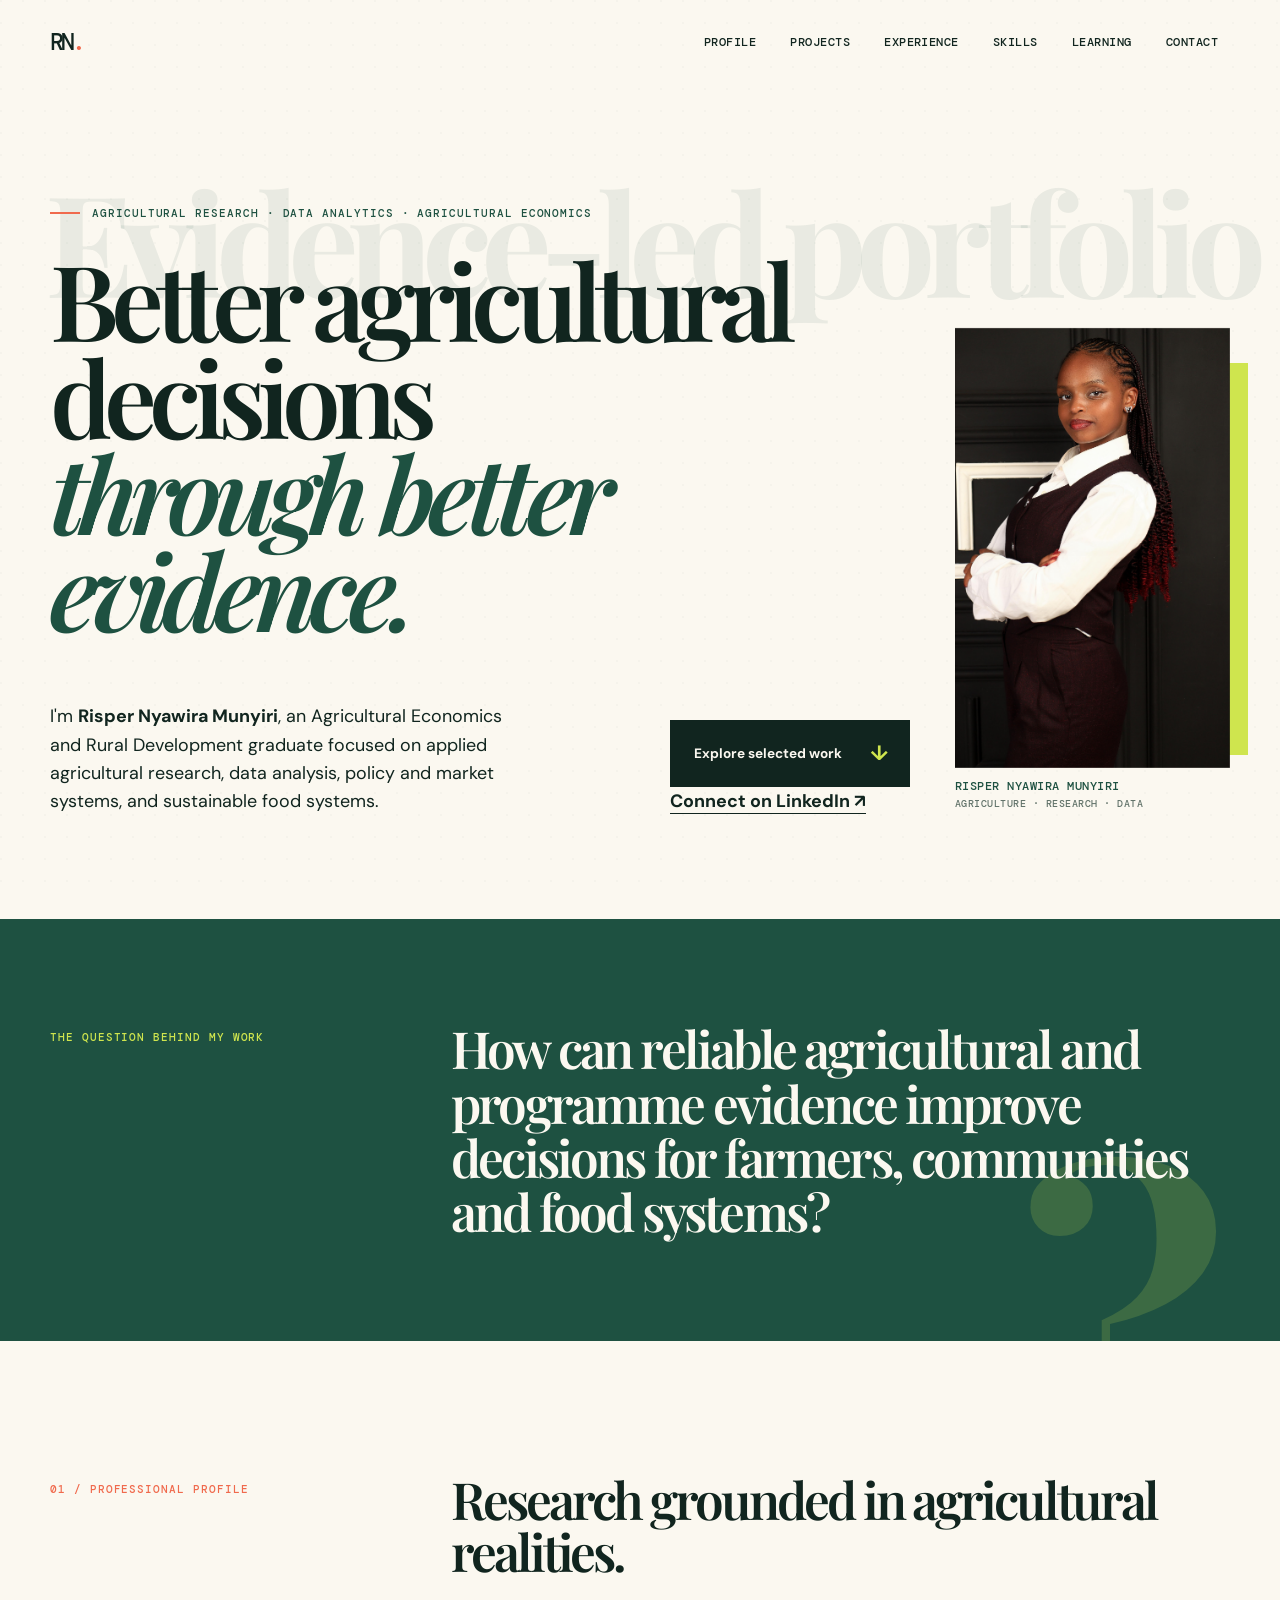
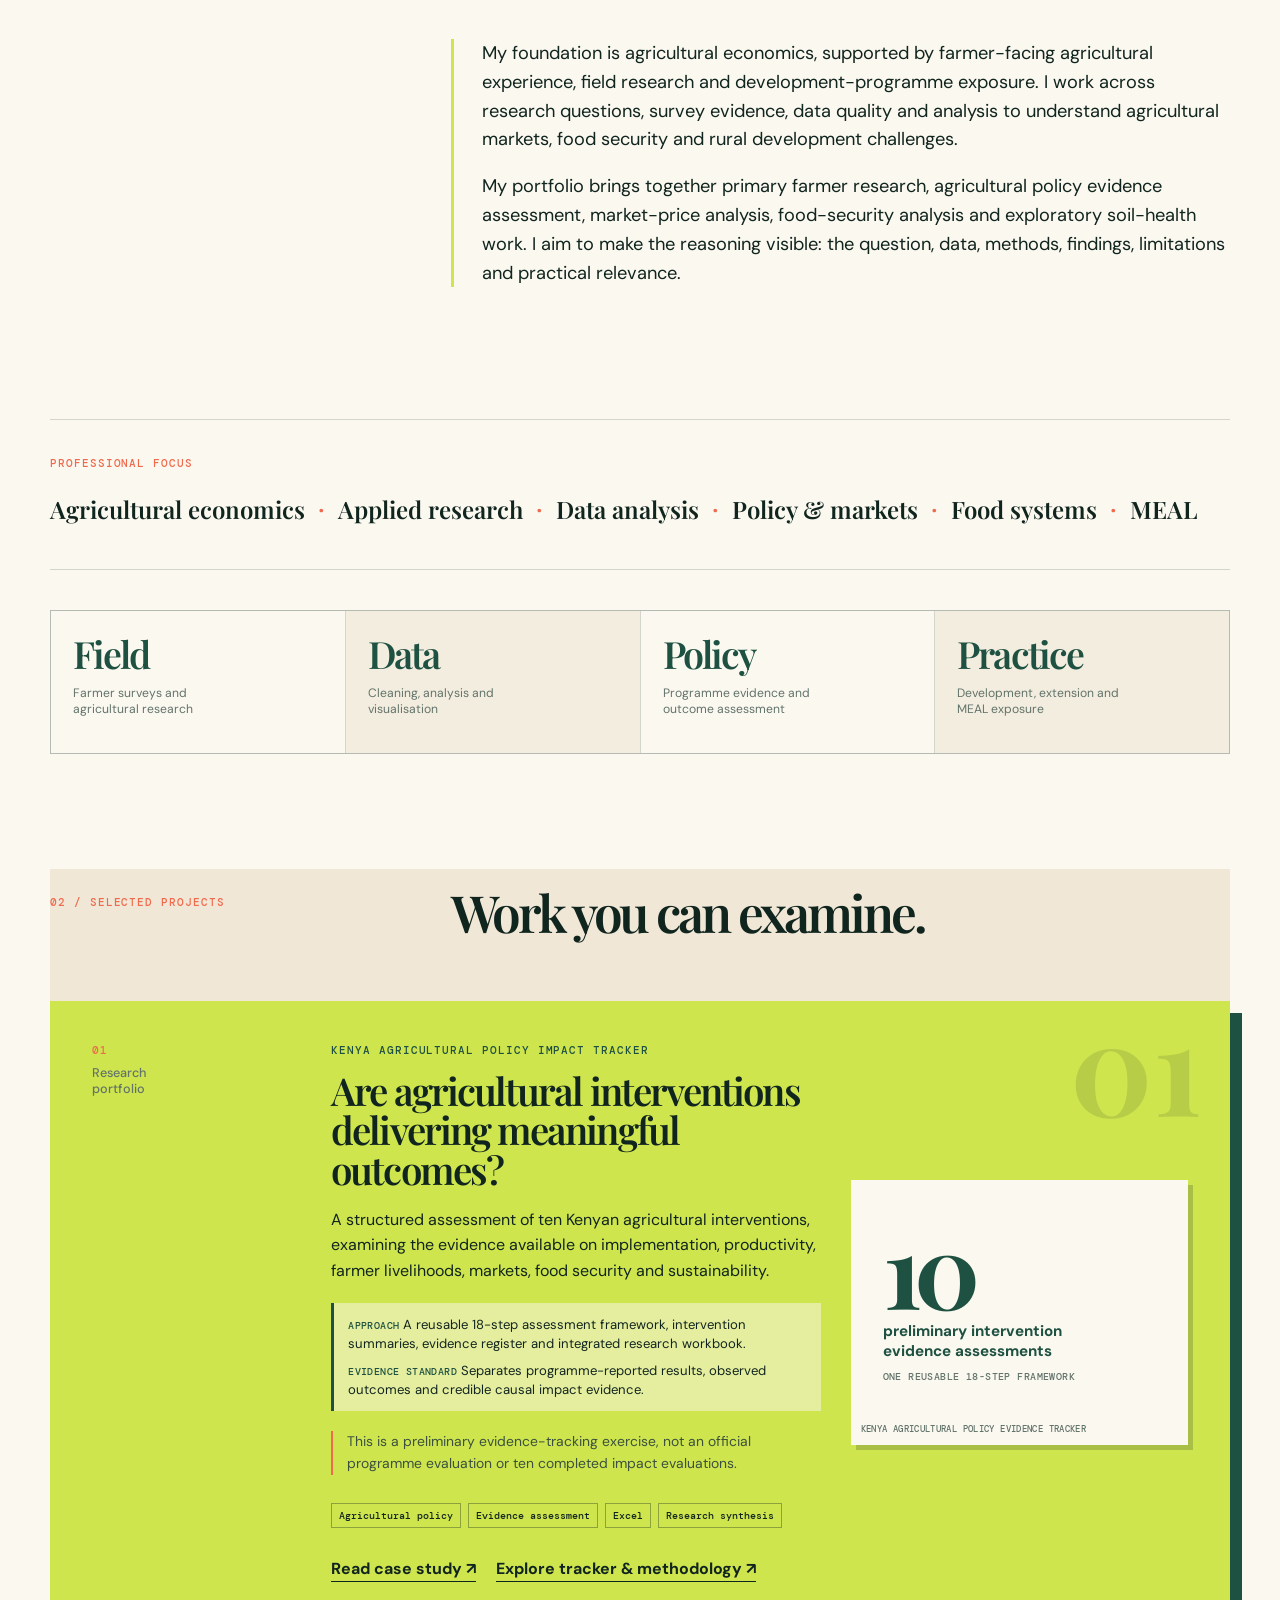
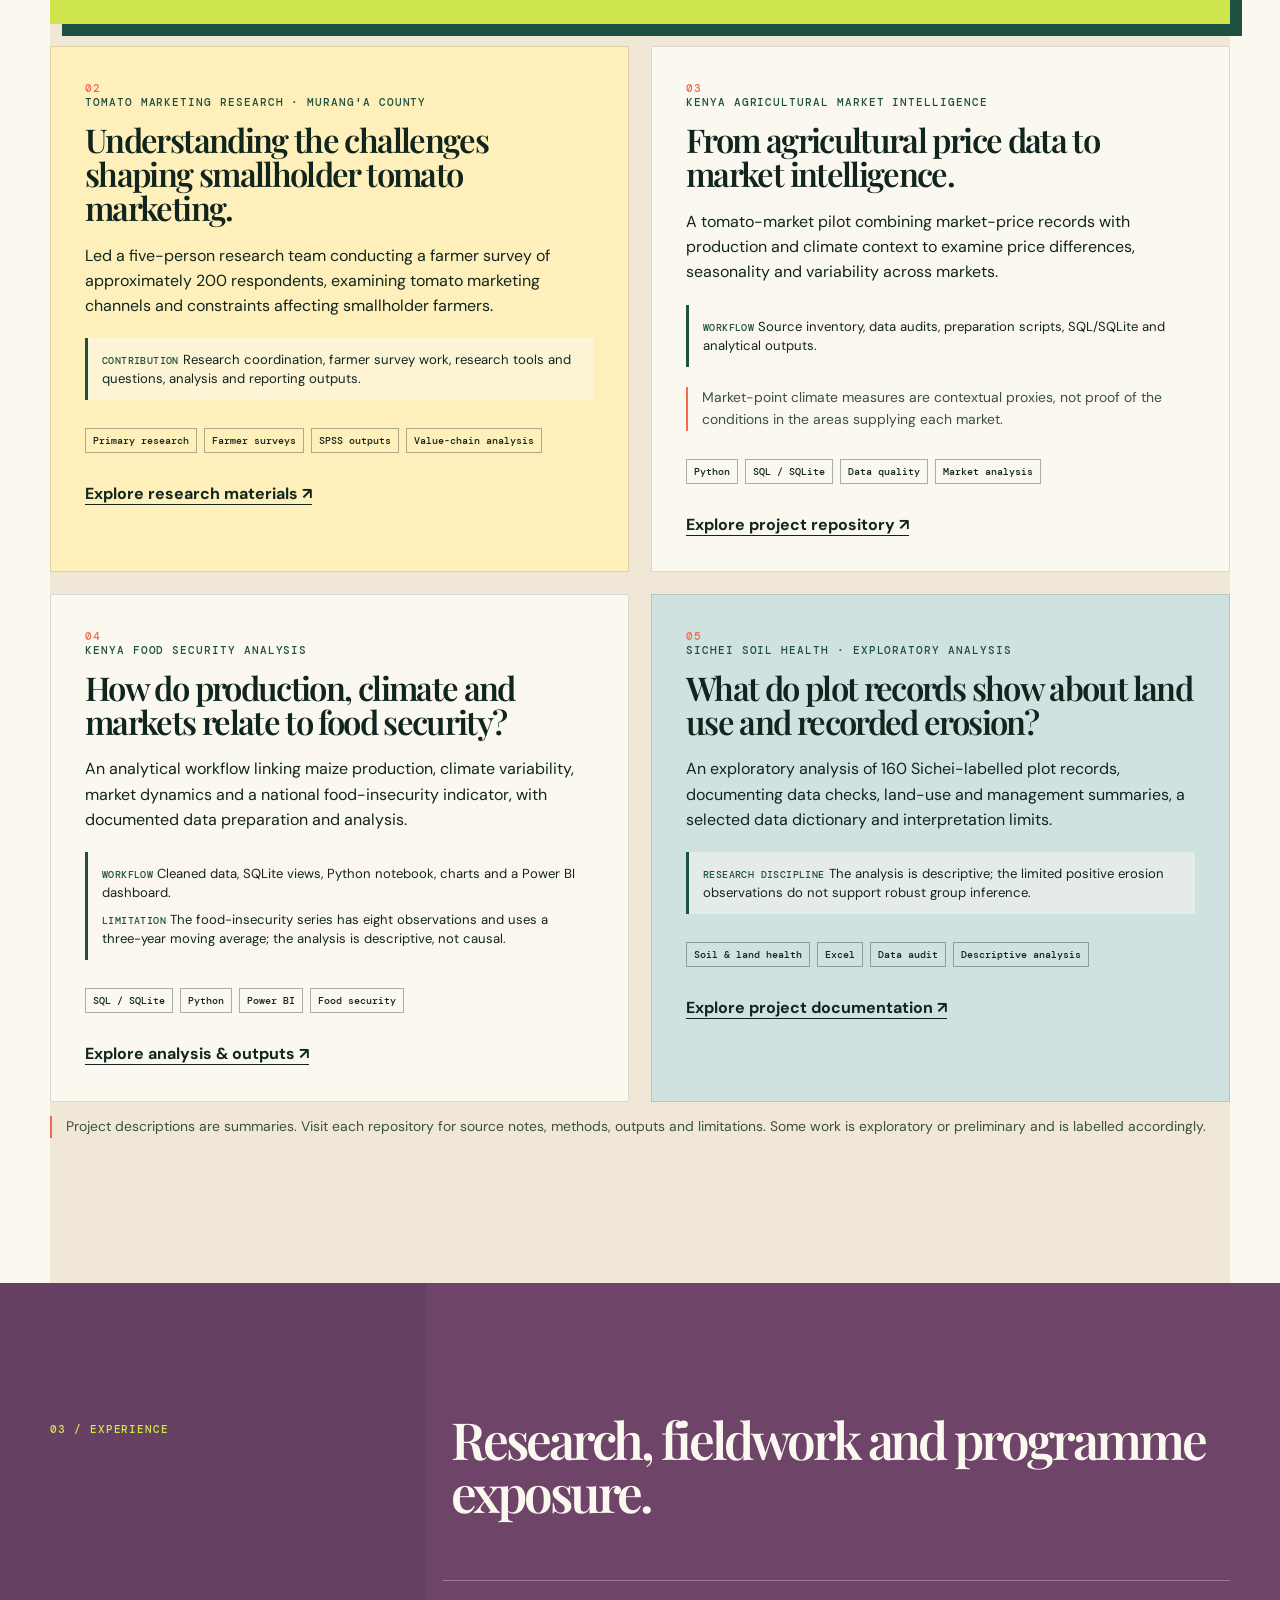
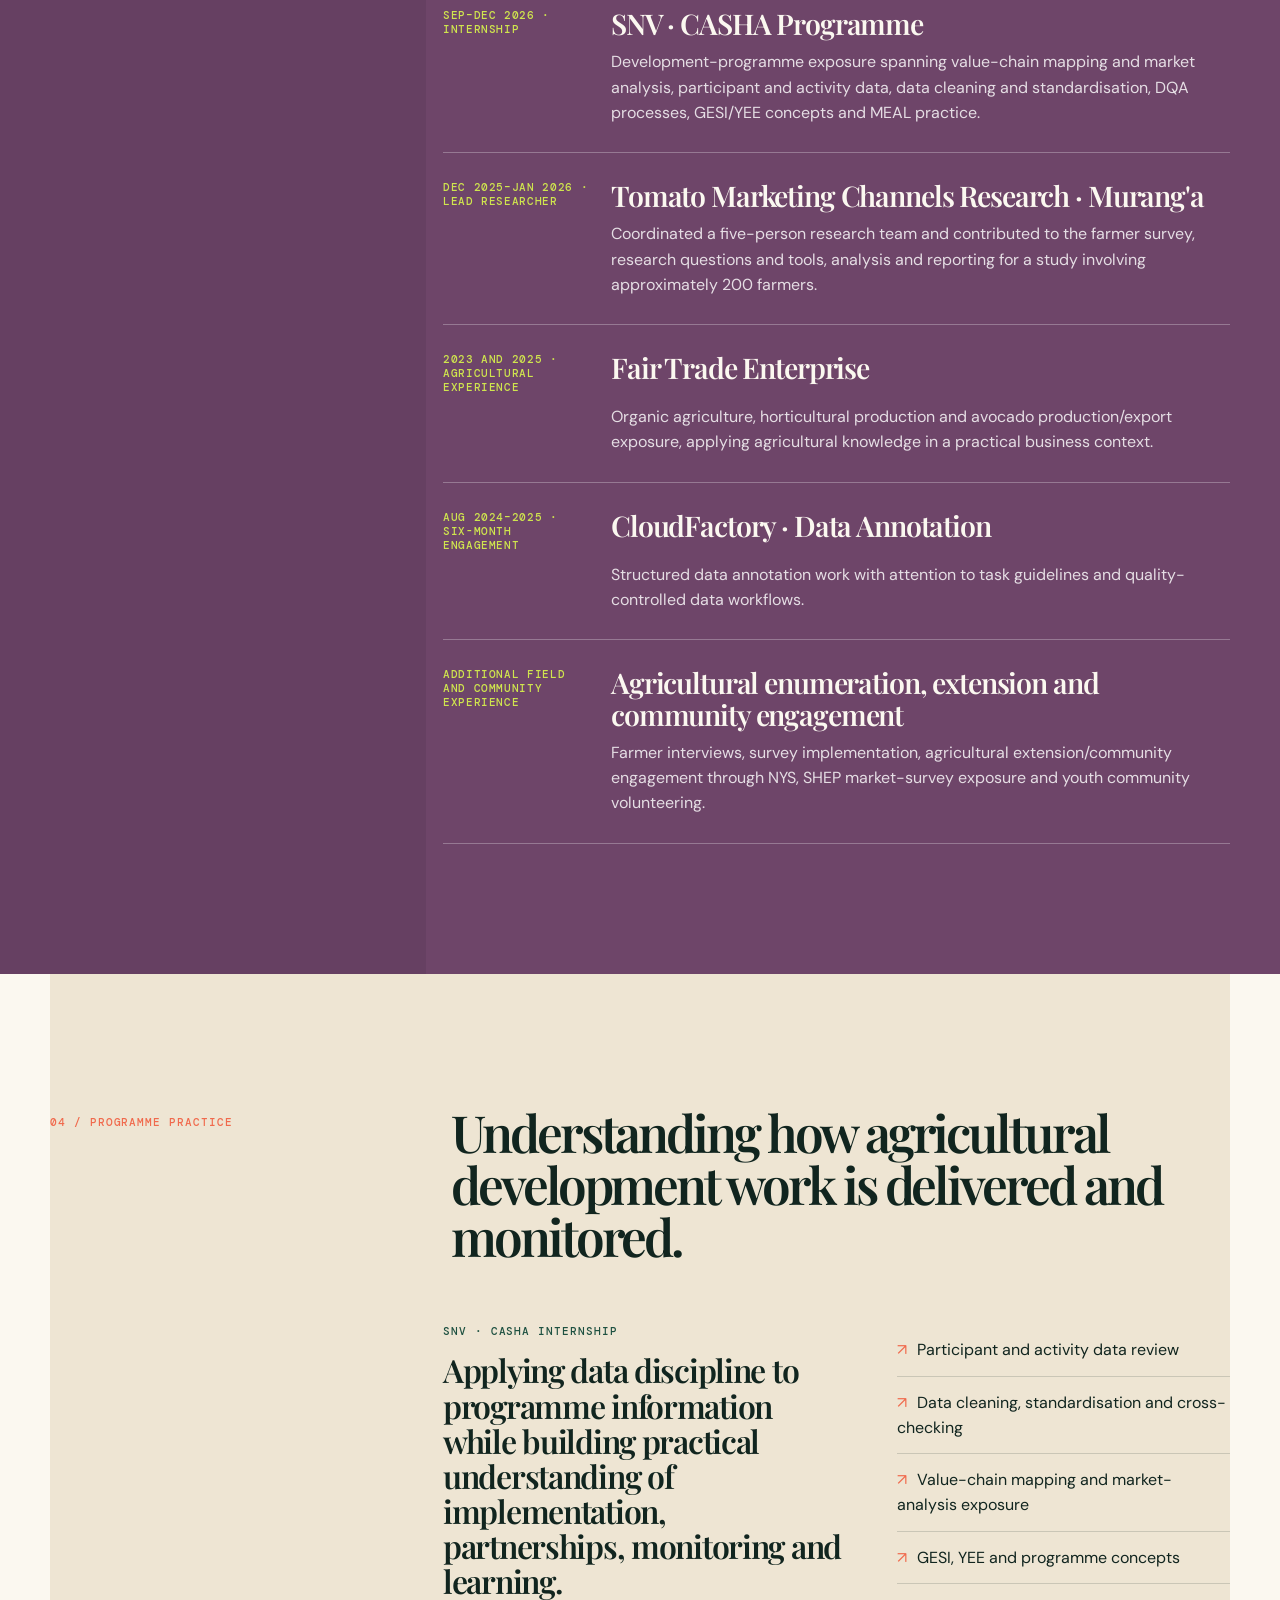
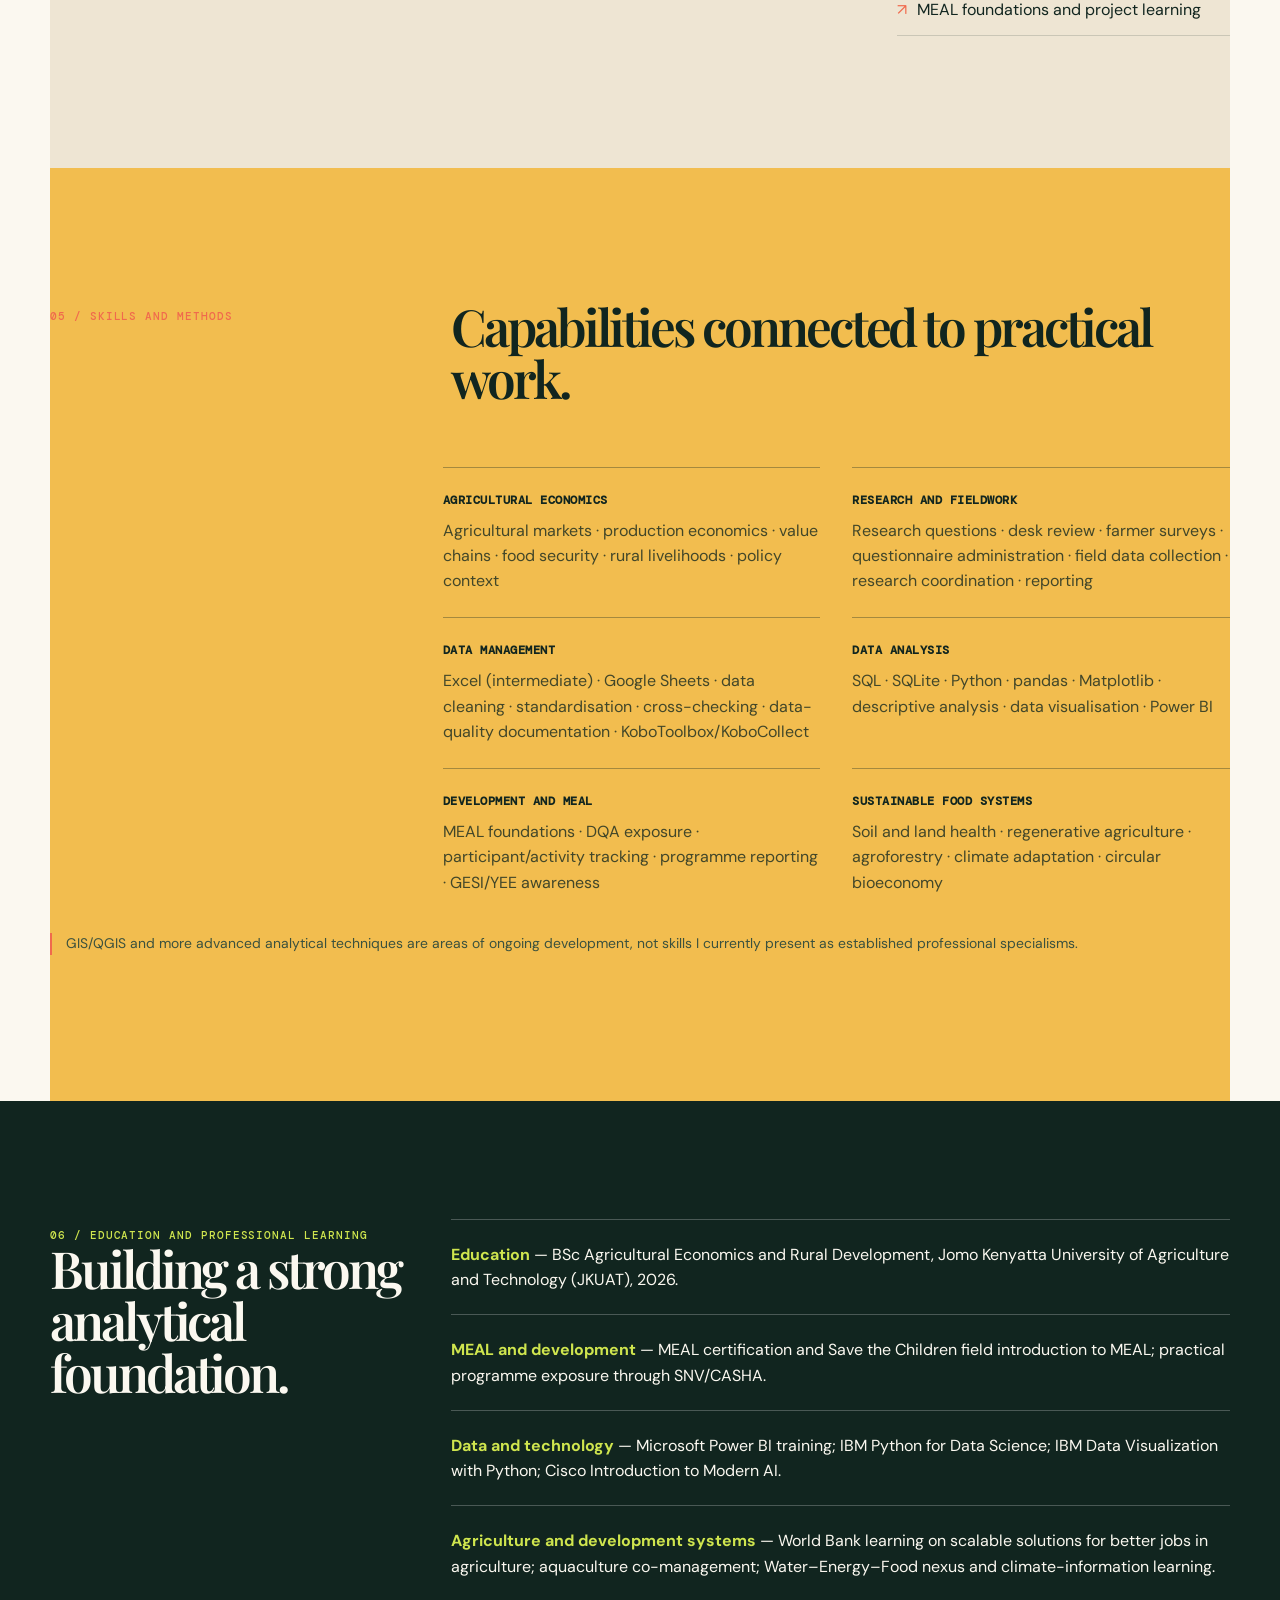
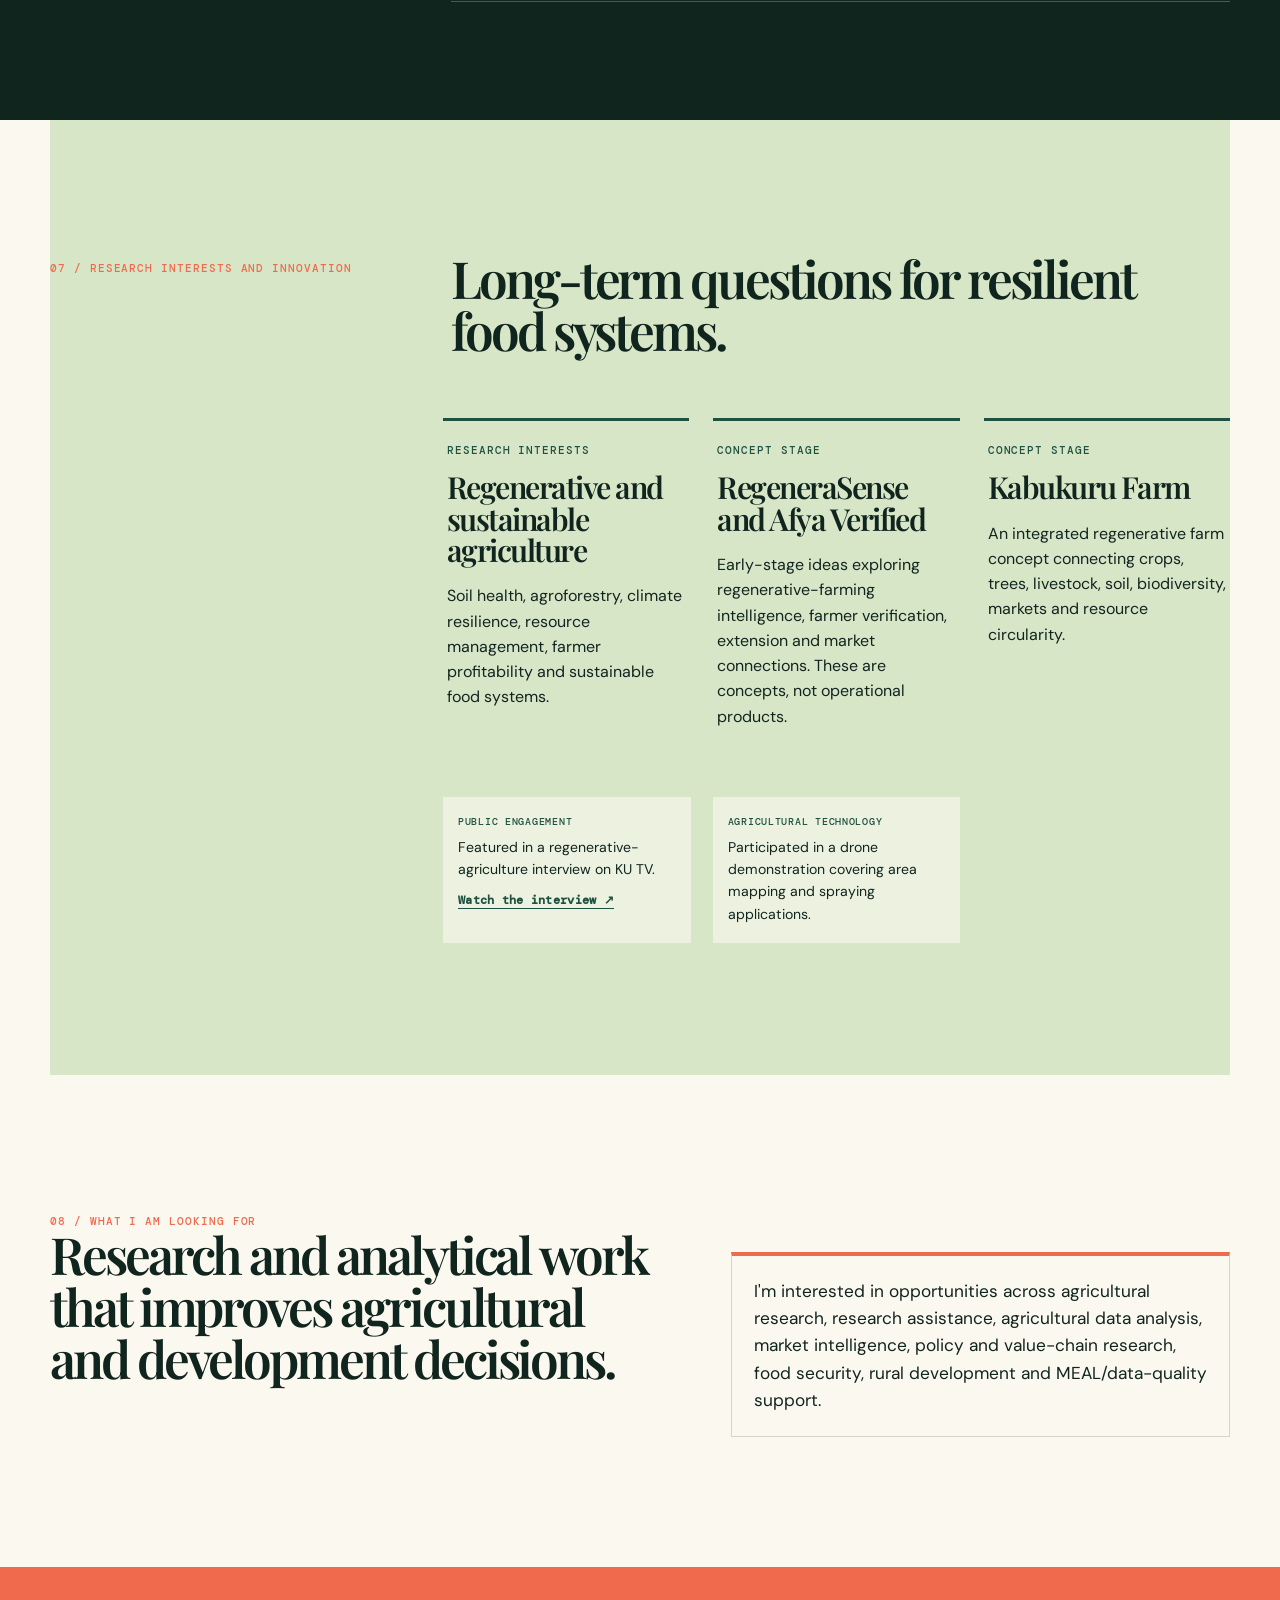
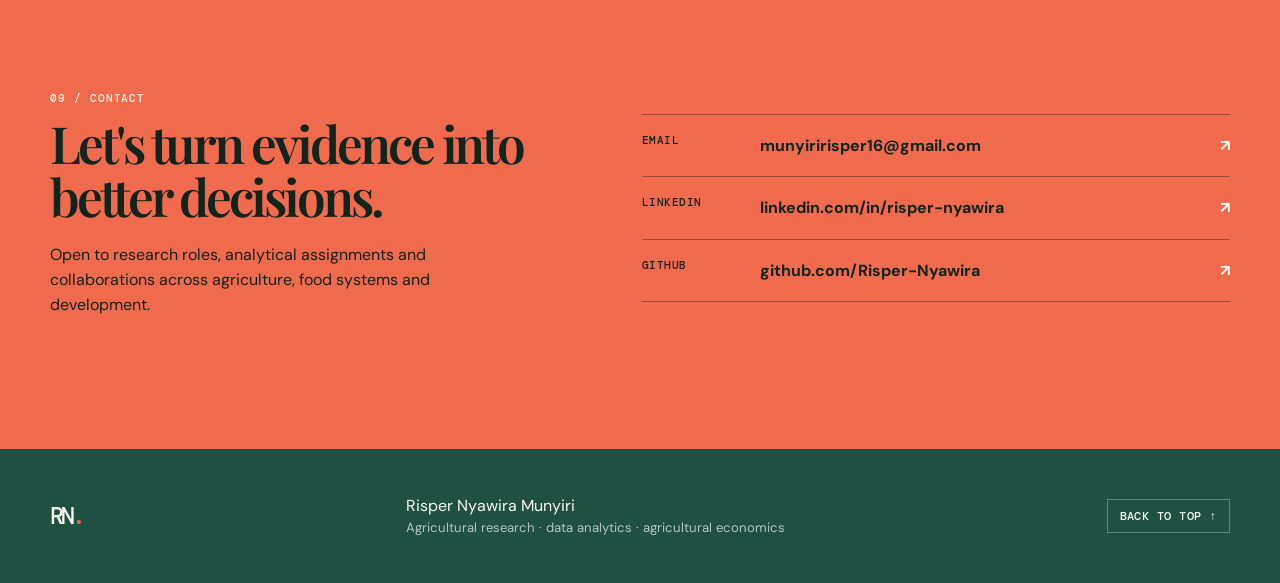
<file: index.html>
<!doctype html>
<html lang="en">
<head>
  <meta charset="UTF-8" />
  <meta name="viewport" content="width=device-width, initial-scale=1.0" />
  <meta name="description" content="Risper Nyawira Munyiri is an agricultural research and data analytics professional working across agricultural economics, policy, markets, food security and sustainable development." />
  <meta property="og:title" content="Risper Nyawira Munyiri | Agricultural Research & Data Analytics" />
  <meta property="og:description" content="Applied agricultural research, data analysis, policy and market systems, and sustainable food systems." />
  <meta property="og:type" content="website" />
  <title>Risper Nyawira Munyiri | Agricultural Research & Data Analytics</title>
  <link rel="preconnect" href="https://fonts.googleapis.com" />
  <link rel="preconnect" href="https://fonts.gstatic.com" crossorigin />
  <link href="https://fonts.googleapis.com/css2?family=DM+Mono:wght@400;500&family=DM+Sans:opsz,wght@9..40,400;9..40,500;9..40,600;9..40,700&family=Playfair+Display:opsz,wght@5..120,600;5..120,700&display=swap" rel="stylesheet" />
  <link rel="canonical" href="https://risper-nyawira.github.io/risper-nyawira-portfolio/" />
  <meta name="robots" content="index,follow,max-image-preview:large" />
  <meta name="author" content="Risper Nyawira Munyiri" />
  <meta property="og:url" content="https://risper-nyawira.github.io/risper-nyawira-portfolio/" />
  <meta name="twitter:card" content="summary_large_image" />
  <script type="application/ld+json">
  {
    "@context": "https://schema.org",
    "@graph": [
      {
        "@type": "Person",
        "@id": "https://risper-nyawira.github.io/risper-nyawira-portfolio/#person",
        "name": "Risper Nyawira Munyiri",
        "url": "https://risper-nyawira.github.io/risper-nyawira-portfolio/",
        "jobTitle": "Agricultural Economist | Agricultural Research and Data Analysis",
        "description": "Agricultural Economics and Rural Development graduate focused on applied agricultural research, data analysis, agricultural policy and market systems, and sustainable food systems.",
        "sameAs": [
          "https://www.linkedin.com/in/risper-nyawira/",
          "https://github.com/Risper-Nyawira"
        ],
        "knowsAbout": [
          "Agricultural economics",
          "Agricultural research",
          "Agricultural data analysis",
          "Agricultural policy",
          "Agricultural markets",
          "Food security",
          "Sustainable food systems",
          "Monitoring, evaluation and learning"
        ]
      },
      {
        "@type": "WebSite",
        "@id": "https://risper-nyawira.github.io/risper-nyawira-portfolio/#website",
        "url": "https://risper-nyawira.github.io/risper-nyawira-portfolio/",
        "name": "Risper Nyawira Munyiri | Agricultural Research and Data Analytics",
        "description": "Professional portfolio featuring applied agricultural research, data analysis, policy and market systems, and sustainable food systems.",
        "inLanguage": "en",
        "publisher": {
          "@id": "https://risper-nyawira.github.io/risper-nyawira-portfolio/#person"
        }
      }
    ]
  }
  </script>
  <link rel="stylesheet" href="styles.css" />
</head>
<body>
  <a class="skip-link" href="#main-content">Skip to content</a>
  <header class="site-header">
    <a class="brand" href="#top" aria-label="Risper Nyawira Munyiri home">RN<span>.</span></a>
    <button class="nav-toggle" aria-label="Open navigation" aria-expanded="false" aria-controls="primary-navigation">Menu</button>
    <nav class="nav-links" id="primary-navigation" aria-label="Main navigation">
      <a href="#about">Profile</a><a href="#work">Projects</a><a href="#experience">Experience</a><a href="#skills">Skills</a><a href="#learning">Learning</a><a href="#contact">Contact</a>
    </nav>
  </header>
  <main id="main-content">
    <section class="hero section-shell" id="top">
      <div class="hero-copy">
        <p class="eyebrow">Agricultural research · data analytics · agricultural economics</p>
        <h1>Better agricultural decisions <em>through better evidence.</em></h1>
        <div class="hero-bottom">
          <p>I'm <strong>Risper Nyawira Munyiri</strong>, an Agricultural Economics and Rural Development graduate focused on applied agricultural research, data analysis, policy and market systems, and sustainable food systems.</p>
          <div>
            <a class="button button-dark" href="#work">Explore selected work <span>↓</span></a>
            <p><a class="text-link" href="https://www.linkedin.com/in/risper-nyawira/" target="_blank" rel="noreferrer">Connect on LinkedIn ↗</a></p>
          </div>
        </div>
      </div>
      <figure class="hero-portrait">
        <img src="risper-nyawira-munyiri.png" alt="Portrait of Risper Nyawira Munyiri" />
        <figcaption>Risper Nyawira Munyiri<br /><span>Agriculture · research · data</span></figcaption>
      </figure>
    </section>

    <section class="statement">
      <div class="section-shell statement-grid">
        <p class="section-label">The question behind my work</p>
        <blockquote>How can reliable agricultural and programme evidence improve decisions for farmers, communities and food systems?</blockquote>
      </div>
    </section>

    <section class="section-shell about" id="about">
      <div class="section-heading"><p class="section-label">01 / Professional profile</p><h2>Research grounded in agricultural realities.</h2></div>
      <div class="about-copy">
        <p>My foundation is agricultural economics, supported by farmer-facing agricultural experience, field research and development-programme exposure. I work across research questions, survey evidence, data quality and analysis to understand agricultural markets, food security and rural development challenges.</p>
        <p>My portfolio brings together primary farmer research, agricultural policy evidence assessment, market-price analysis, food-security analysis and exploratory soil-health work. I aim to make the reasoning visible: the question, data, methods, findings, limitations and practical relevance.</p>
      </div>
    </section>

    <section class="pathway section-shell" aria-label="Professional focus">
      <p class="section-label">Professional focus</p>
      <div class="pathway-list"><span>Agricultural economics</span><i>·</i><span>Applied research</span><i>·</i><span>Data analysis</span><i>·</i><span>Policy & markets</span><i>·</i><span>Food systems</span><i>·</i><span>MEAL</span></div>
    </section>

    <section class="proof section-shell" aria-label="Evidence areas">
      <div><strong>Field</strong><span>Farmer surveys and agricultural research</span></div>
      <div><strong>Data</strong><span>Cleaning, analysis and visualisation</span></div>
      <div><strong>Policy</strong><span>Programme evidence and outcome assessment</span></div>
      <div><strong>Practice</strong><span>Development, extension and MEAL exposure</span></div>
    </section>

    <section class="projects section-shell" id="work">
      <div class="section-heading"><p class="section-label">02 / Selected projects</p><h2>Work you can examine.</h2></div>

      <article class="project-card project-featured">
        <div class="project-number">01 <span>Research portfolio</span></div>
        <div class="project-body">
          <p class="kicker">Kenya Agricultural Policy Impact Tracker</p>
          <h3>Are agricultural interventions delivering meaningful outcomes?</h3>
          <p>A structured assessment of ten Kenyan agricultural interventions, examining the evidence available on implementation, productivity, farmer livelihoods, markets, food security and sustainability.</p>
          <div class="project-insights">
            <p><b>Approach</b> A reusable 18-step assessment framework, intervention summaries, evidence register and integrated research workbook.</p>
            <p><b>Evidence standard</b> Separates programme-reported results, observed outcomes and credible causal impact evidence.</p>
          </div>
          <p class="note">This is a preliminary evidence-tracking exercise, not an official programme evaluation or ten completed impact evaluations.</p>
          <ul class="tags"><li>Agricultural policy</li><li>Evidence assessment</li><li>Excel</li><li>Research synthesis</li></ul>
          <div class="evidence-actions"><a class="text-link" href="projects/policy-impact-tracker.html">Read case study ↗</a><a class="text-link" href="https://github.com/Risper-Nyawira/kenya-agricultural-policy-impact-tracker" target="_blank" rel="noreferrer">Explore tracker & methodology ↗</a></div>
        </div>
        <figure class="project-visual"><div class="project-visual-note"><strong>10</strong><span>preliminary intervention evidence assessments</span><small>One reusable 18-step framework</small></div><figcaption>Kenya agricultural policy evidence tracker</figcaption></figure>
      </article>

      <div class="project-grid">
        <article class="project-card">
          <div class="project-number">02</div>
          <p class="kicker">Tomato marketing research · Murang'a County</p>
          <h3>Understanding the challenges shaping smallholder tomato marketing.</h3>
          <p>Led a five-person research team conducting a farmer survey of approximately 200 respondents, examining tomato marketing channels and constraints affecting smallholder farmers.</p>
          <div class="project-insights"><p><b>Contribution</b> Research coordination, farmer survey work, research tools and questions, analysis and reporting outputs.</p></div>
          <ul class="tags"><li>Primary research</li><li>Farmer surveys</li><li>SPSS outputs</li><li>Value-chain analysis</li></ul>
          <a class="text-link" href="https://github.com/Risper-Nyawira/Tomato-value-chain-challenges" target="_blank" rel="noreferrer">Explore research materials ↗</a>
        </article>

        <article class="project-card">
          <div class="project-number">03</div>
          <p class="kicker">Kenya Agricultural Market Intelligence</p>
          <h3>From agricultural price data to market intelligence.</h3>
          <p>A tomato-market pilot combining market-price records with production and climate context to examine price differences, seasonality and variability across markets.</p>
          <div class="project-insights"><p><b>Workflow</b> Source inventory, data audits, preparation scripts, SQL/SQLite and analytical outputs.</p></div>
          <p class="note">Market-point climate measures are contextual proxies, not proof of the conditions in the areas supplying each market.</p>
          <ul class="tags"><li>Python</li><li>SQL / SQLite</li><li>Data quality</li><li>Market analysis</li></ul>
          <a class="text-link" href="https://github.com/Risper-Nyawira/kenya-agricultural-market-intelligence." target="_blank" rel="noreferrer">Explore project repository ↗</a>
        </article>

        <article class="project-card">
          <div class="project-number">04</div>
          <p class="kicker">Kenya Food Security Analysis</p>
          <h3>How do production, climate and markets relate to food security?</h3>
          <p>An analytical workflow linking maize production, climate variability, market dynamics and a national food-insecurity indicator, with documented data preparation and analysis.</p>
          <div class="project-insights"><p><b>Workflow</b> Cleaned data, SQLite views, Python notebook, charts and a Power BI dashboard.</p><p><b>Limitation</b> The food-insecurity series has eight observations and uses a three-year moving average; the analysis is descriptive, not causal.</p></div>
          <ul class="tags"><li>SQL / SQLite</li><li>Python</li><li>Power BI</li><li>Food security</li></ul>
          <a class="text-link" href="https://github.com/Risper-Nyawira/kenya-food-security-analysis" target="_blank" rel="noreferrer">Explore analysis & outputs ↗</a>
        </article>

        <article class="project-card">
          <div class="project-number">05</div>
          <p class="kicker">Sichei Soil Health · exploratory analysis</p>
          <h3>What do plot records show about land use and recorded erosion?</h3>
          <p>An exploratory analysis of 160 Sichei-labelled plot records, documenting data checks, land-use and management summaries, a selected data dictionary and interpretation limits.</p>
          <div class="project-insights"><p><b>Research discipline</b> The analysis is descriptive; the limited positive erosion observations do not support robust group inference.</p></div>
          <ul class="tags"><li>Soil & land health</li><li>Excel</li><li>Data audit</li><li>Descriptive analysis</li></ul>
          <a class="text-link" href="projects/sichei-soil-health-analysis/README.md">Explore project documentation ↗</a>
        </article>
      </div>
      <p class="note">Project descriptions are summaries. Visit each repository for source notes, methods, outputs and limitations. Some work is exploratory or preliminary and is labelled accordingly.</p>
    </section>

    <section class="research" id="experience">
      <div class="section-shell">
        <div class="section-heading"><p class="section-label">03 / Experience</p><h2>Research, fieldwork and programme exposure.</h2></div>
        <div class="research-list">
          <article><span>Sep–Dec 2026 · Internship</span><h3>SNV · CASHA Programme</h3><p>Development-programme exposure spanning value-chain mapping and market analysis, participant and activity data, data cleaning and standardisation, DQA processes, GESI/YEE concepts and MEAL practice.</p></article>
          <article><span>Dec 2025–Jan 2026 · Lead researcher</span><h3>Tomato Marketing Channels Research · Murang'a</h3><p>Coordinated a five-person research team and contributed to the farmer survey, research questions and tools, analysis and reporting for a study involving approximately 200 farmers.</p></article>
          <article><span>2023 and 2025 · Agricultural experience</span><h3>Fair Trade Enterprise</h3><p>Organic agriculture, horticultural production and avocado production/export exposure, applying agricultural knowledge in a practical business context.</p></article>
          <article><span>Aug 2024–2025 · Six-month engagement</span><h3>CloudFactory · Data Annotation</h3><p>Structured data annotation work with attention to task guidelines and quality-controlled data workflows.</p></article>
          <article><span>Additional field and community experience</span><h3>Agricultural enumeration, extension and community engagement</h3><p>Farmer interviews, survey implementation, agricultural extension/community engagement through NYS, SHEP market-survey exposure and youth community volunteering.</p></article>
        </div>
      </div>
    </section>

    <section class="section-shell current">
      <div class="section-heading"><p class="section-label">04 / Programme practice</p><h2>Understanding how agricultural development work is delivered and monitored.</h2></div>
      <div class="current-grid">
        <div><p class="kicker">SNV · CASHA internship</p><h3>Applying data discipline to programme information while building practical understanding of implementation, partnerships, monitoring and learning.</h3></div>
        <div class="check-list"><p>Participant and activity data review</p><p>Data cleaning, standardisation and cross-checking</p><p>Value-chain mapping and market-analysis exposure</p><p>GESI, YEE and programme concepts</p><p>MEAL foundations and project learning</p></div>
      </div>
    </section>

    <section class="skills section-shell" id="skills">
      <div class="section-heading"><p class="section-label">05 / Skills and methods</p><h2>Capabilities connected to practical work.</h2></div>
      <div class="skills-grid">
        <div><h3>Agricultural economics</h3><p>Agricultural markets · production economics · value chains · food security · rural livelihoods · policy context</p></div>
        <div><h3>Research and fieldwork</h3><p>Research questions · desk review · farmer surveys · questionnaire administration · field data collection · research coordination · reporting</p></div>
        <div><h3>Data management</h3><p>Excel (intermediate) · Google Sheets · data cleaning · standardisation · cross-checking · data-quality documentation · KoboToolbox/KoboCollect</p></div>
        <div><h3>Data analysis</h3><p>SQL · SQLite · Python · pandas · Matplotlib · descriptive analysis · data visualisation · Power BI</p></div>
        <div><h3>Development and MEAL</h3><p>MEAL foundations · DQA exposure · participant/activity tracking · programme reporting · GESI/YEE awareness</p></div>
        <div><h3>Sustainable food systems</h3><p>Soil and land health · regenerative agriculture · agroforestry · climate adaptation · circular bioeconomy</p></div>
      </div>
      <p class="note">GIS/QGIS and more advanced analytical techniques are areas of ongoing development, not skills I currently present as established professional specialisms.</p>
    </section>

    <section class="learning" id="learning">
      <div class="section-shell learning-grid">
        <div><p class="section-label">06 / Education and professional learning</p><h2>Building a strong analytical foundation.</h2></div>
        <div class="learning-list">
          <p><b>Education</b> — BSc Agricultural Economics and Rural Development, Jomo Kenyatta University of Agriculture and Technology (JKUAT), 2026.</p>
          <p><b>MEAL and development</b> — MEAL certification and Save the Children field introduction to MEAL; practical programme exposure through SNV/CASHA.</p>
          <p><b>Data and technology</b> — Microsoft Power BI training; IBM Python for Data Science; IBM Data Visualization with Python; Cisco Introduction to Modern AI.</p>
          <p><b>Agriculture and development systems</b> — World Bank learning on scalable solutions for better jobs in agriculture; aquaculture co-management; Water–Energy–Food nexus and climate-information learning.</p>
        </div>
      </div>
    </section>

    <section class="section-shell ideas">
      <div class="section-heading"><p class="section-label">07 / Research interests and innovation</p><h2>Long-term questions for resilient food systems.</h2></div>
      <div class="idea-grid">
        <article><p class="kicker">Research interests</p><h3>Regenerative and sustainable agriculture</h3><p>Soil health, agroforestry, climate resilience, resource management, farmer profitability and sustainable food systems.</p></article>
        <article><p class="kicker">Concept stage</p><h3>RegeneraSense and Afya Verified</h3><p>Early-stage ideas exploring regenerative-farming intelligence, farmer verification, extension and market connections. These are concepts, not operational products.</p></article>
        <article><p class="kicker">Concept stage</p><h3>Kabukuru Farm</h3><p>An integrated regenerative farm concept connecting crops, trees, livestock, soil, biodiversity, markets and resource circularity.</p></article>
      </div>
      <div class="sustainability-proof">
        <p><b>Public engagement</b><span>Featured in a regenerative-agriculture interview on KU TV.</span><a class="proof-link" href="https://www.youtube.com/live/SdAMBEHkJ_Y?si=0o4m70jqPLHaXMzQ&amp;t=61" target="_blank" rel="noreferrer">Watch the interview ↗</a></p>
        <p><b>Agricultural technology</b><span>Participated in a drone demonstration covering area mapping and spraying applications.</span></p>
      </div>
    </section>

    <section class="section-shell focus">
      <div><p class="section-label">08 / What I am looking for</p><h2>Research and analytical work that improves agricultural and development decisions.</h2></div>
      <p>I'm interested in opportunities across agricultural research, research assistance, agricultural data analysis, market intelligence, policy and value-chain research, food security, rural development and MEAL/data-quality support.</p>
    </section>

    <section class="contact" id="contact">
      <div class="section-shell contact-grid">
        <div><p class="section-label">09 / Contact</p><h2>Let's turn evidence into better decisions.</h2><p>Open to research roles, analytical assignments and collaborations across agriculture, food systems and development.</p></div>
        <div class="contact-actions">
          <a href="mailto:munyiririsper16@gmail.com"><span>Email</span>munyiririsper16@gmail.com <b>↗</b></a>
          <a href="https://www.linkedin.com/in/risper-nyawira/" target="_blank" rel="noreferrer"><span>LinkedIn</span>linkedin.com/in/risper-nyawira <b>↗</b></a>
          <a href="https://github.com/Risper-Nyawira" target="_blank" rel="noreferrer"><span>GitHub</span>github.com/Risper-Nyawira <b>↗</b></a>
        </div>
      </div>
    </section>
  </main>
  <footer><div class="section-shell"><p class="brand">RN<span>.</span></p><div><p>Risper Nyawira Munyiri</p><p class="muted">Agricultural research · data analytics · agricultural economics</p></div><a href="#top">Back to top ↑</a></div></footer>
  <script src="script.js"></script>
</body>
</html>
</file>
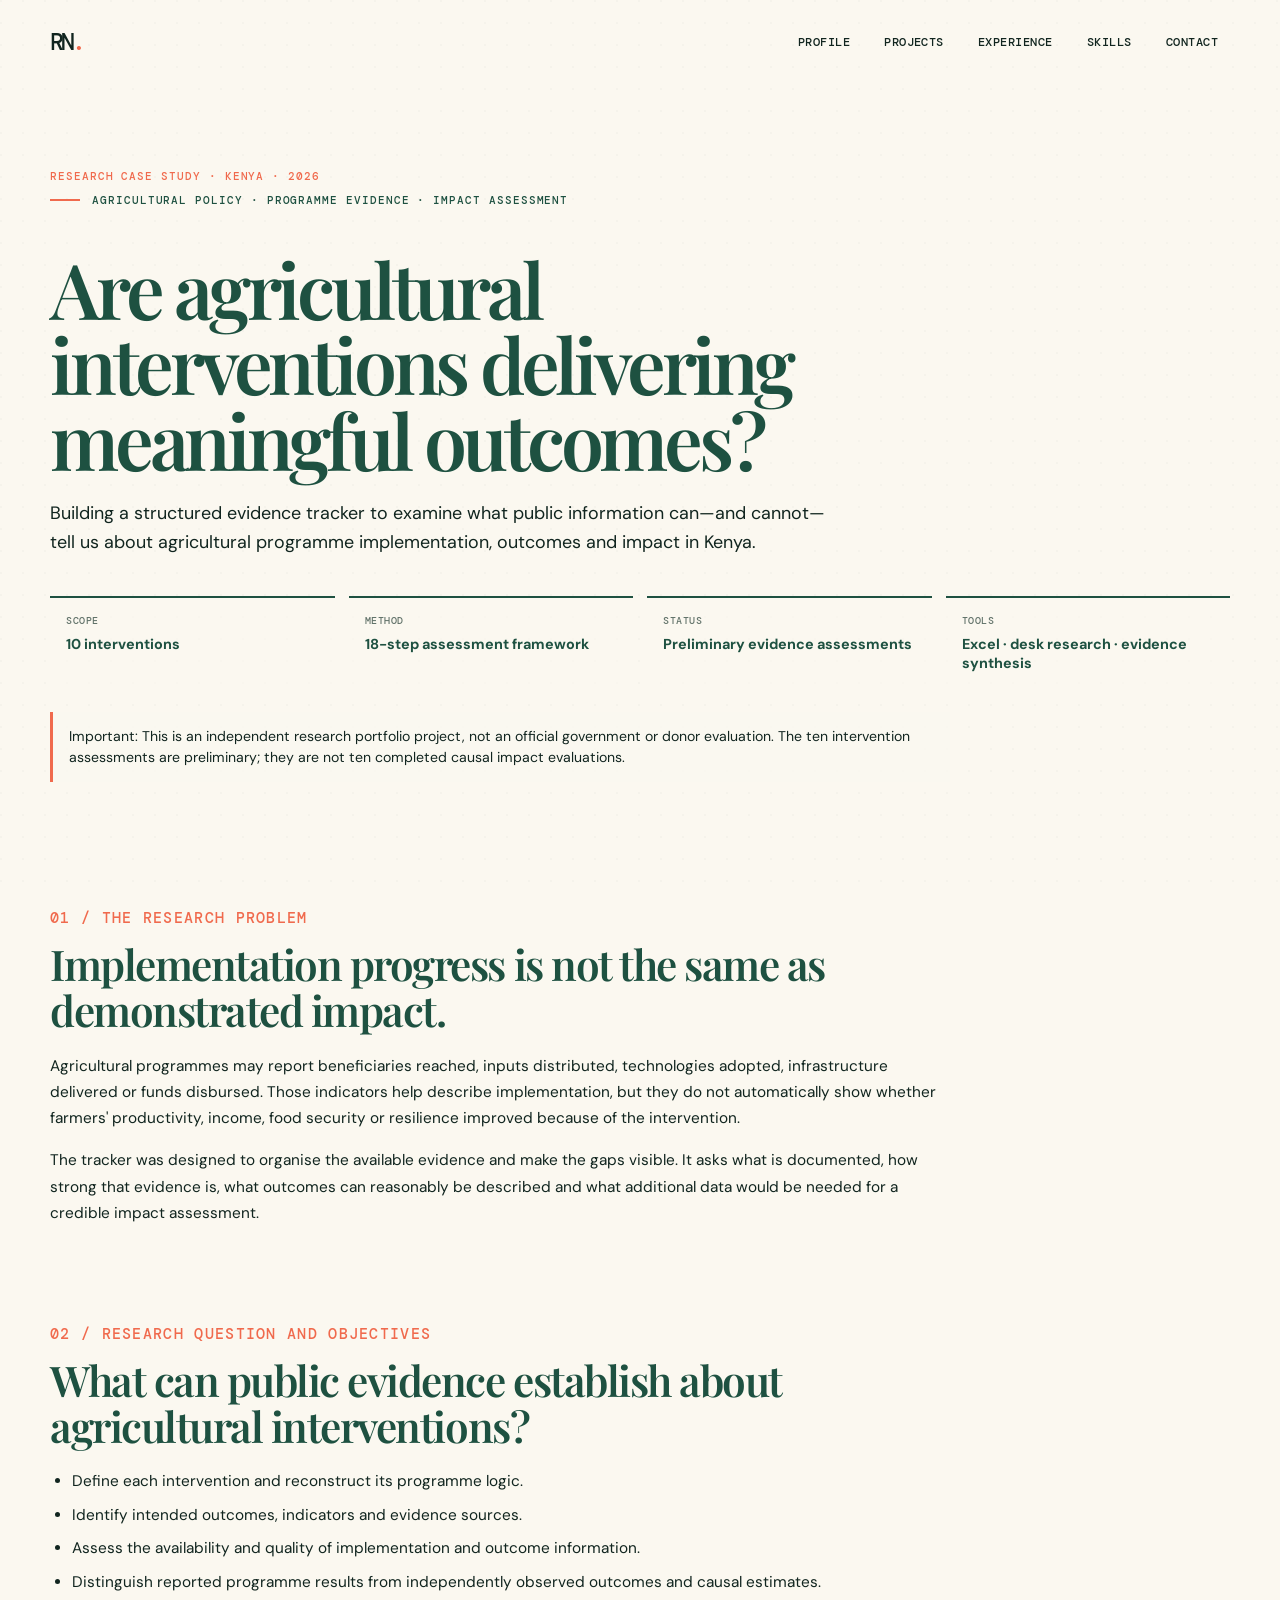
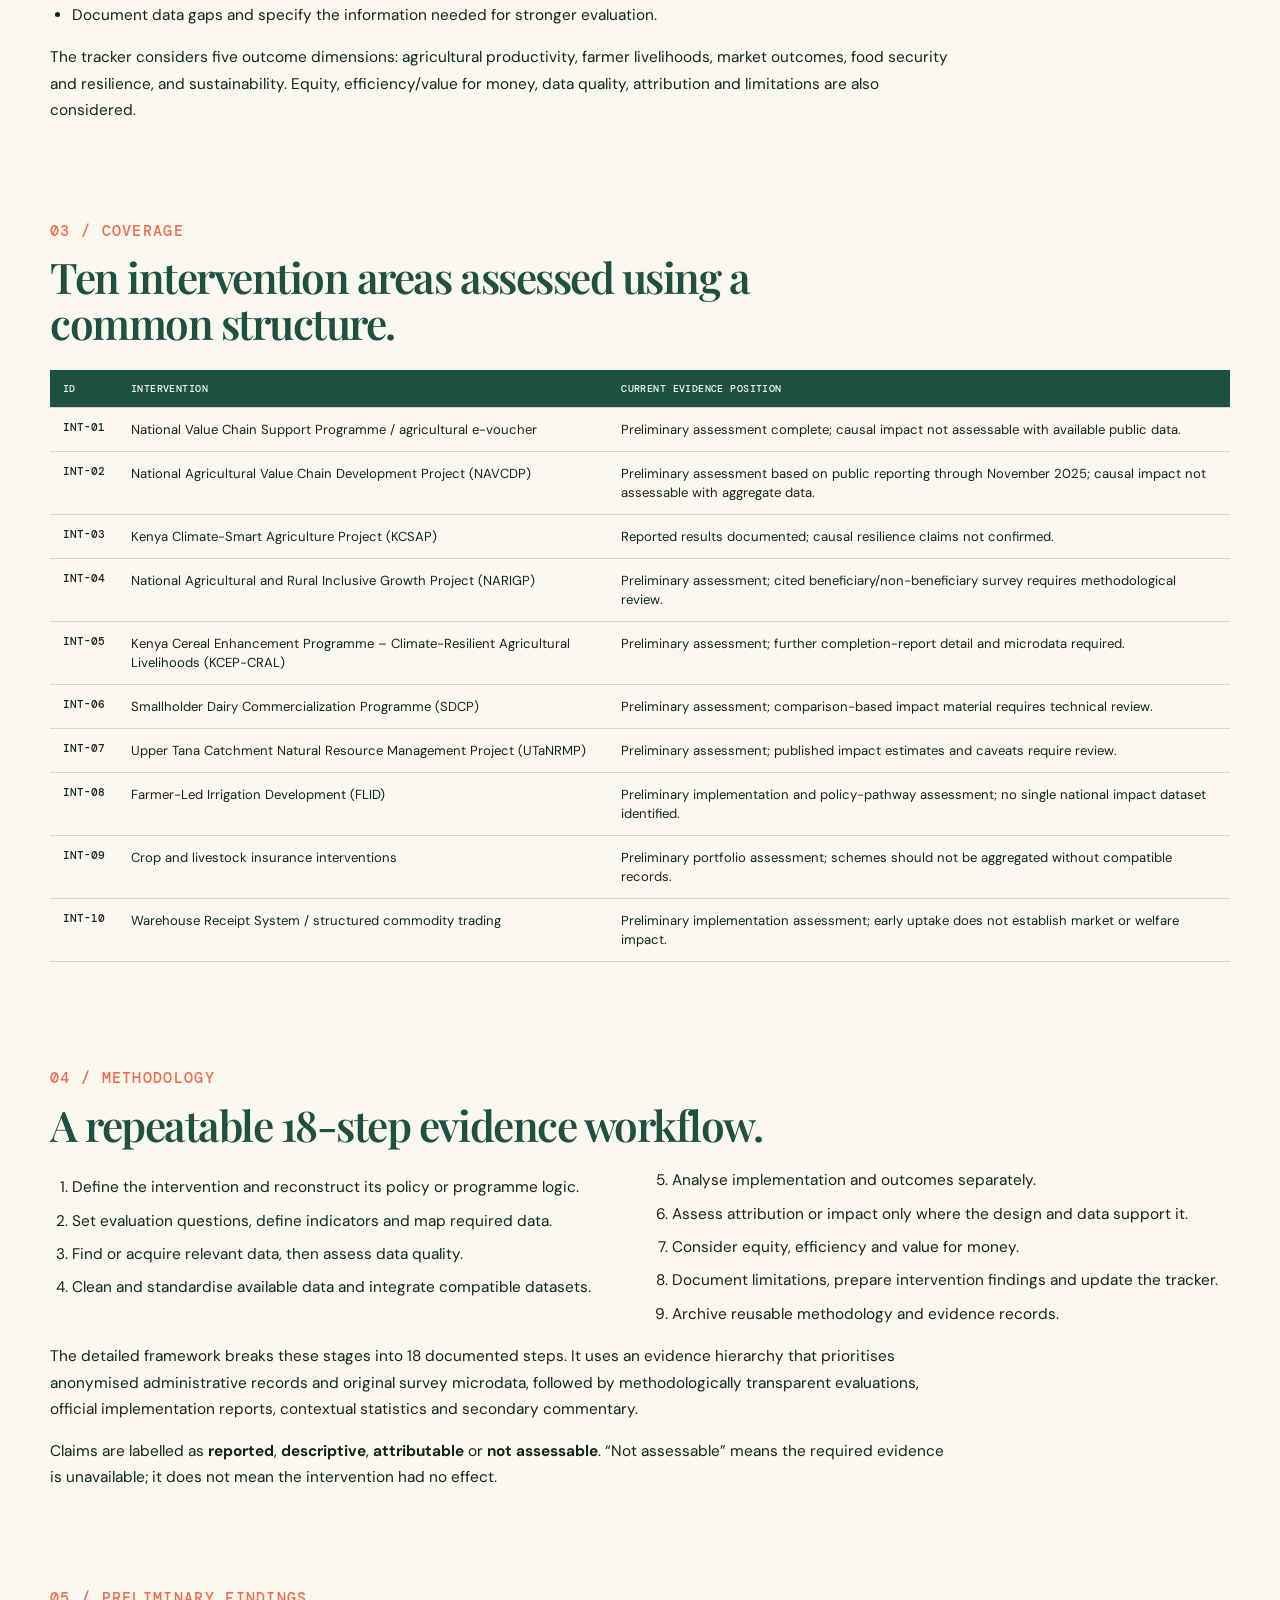
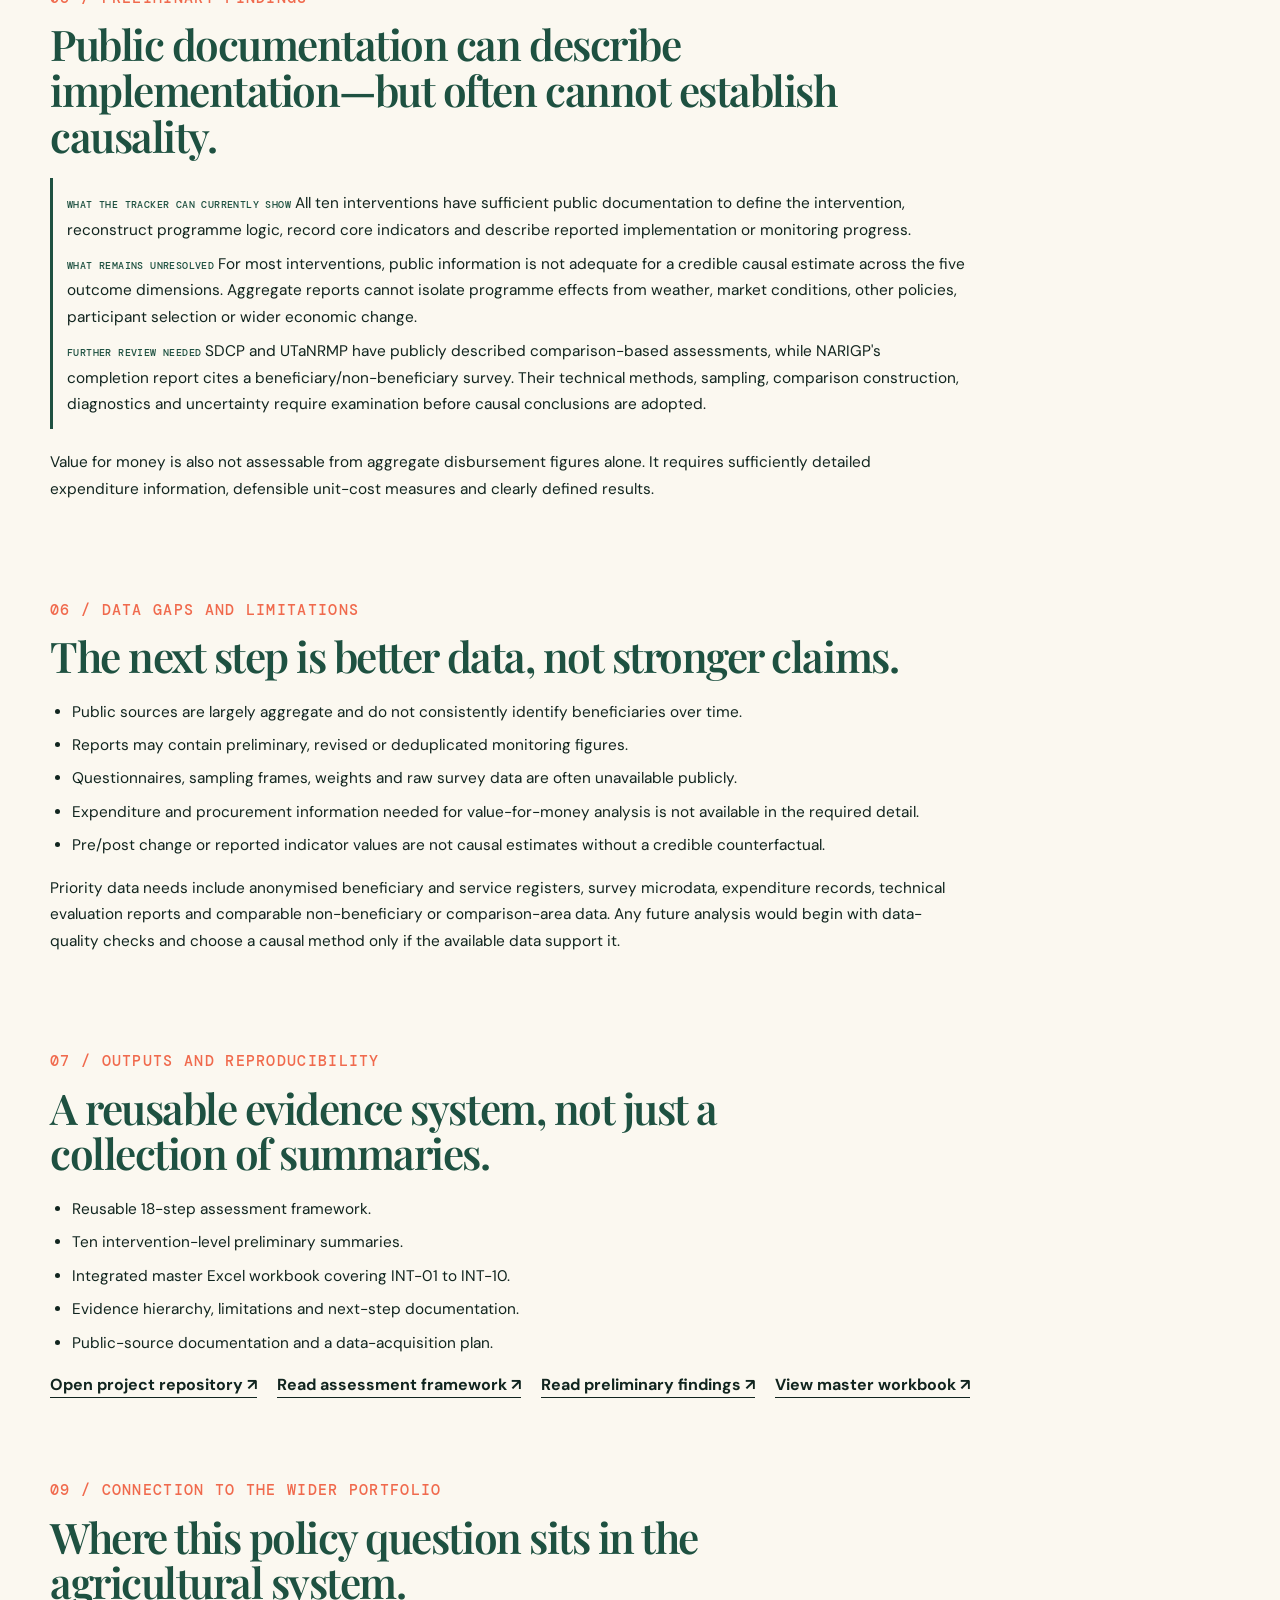
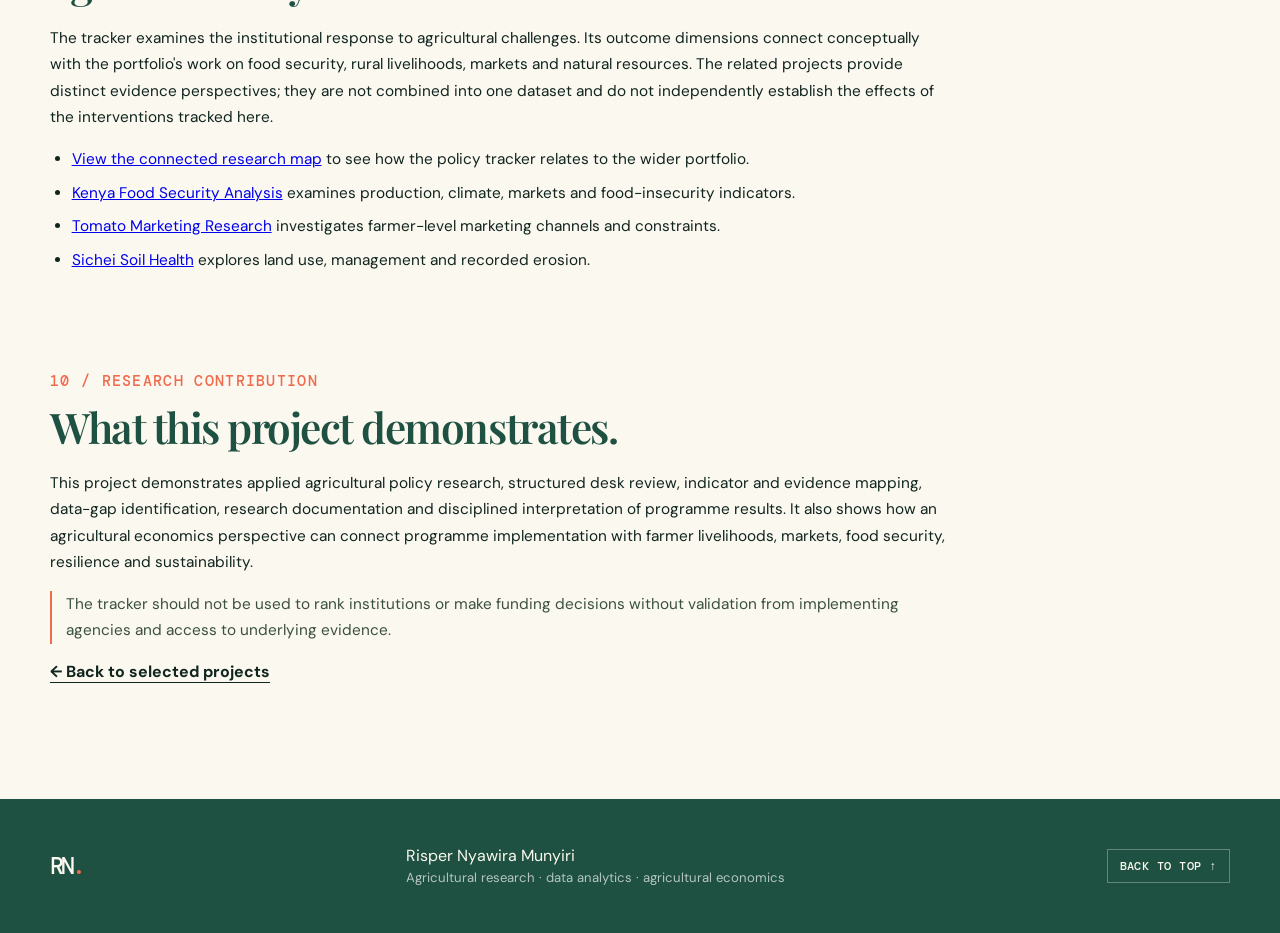
<file: projects/policy-impact-tracker.html>
<!doctype html>
<html lang="en">
<head>
  <meta charset="UTF-8" />
  <meta name="viewport" content="width=device-width, initial-scale=1.0" />
  <meta name="description" content="A preliminary evidence assessment of ten Kenyan agricultural interventions, using a transparent 18-step framework to distinguish reported results, observed outcomes and causal impact evidence." />
  <title>Kenya Agricultural Policy Impact Tracker | Risper Nyawira Munyiri</title>
  <link rel="preconnect" href="https://fonts.googleapis.com" />
  <link rel="preconnect" href="https://fonts.gstatic.com" crossorigin />
  <link href="https://fonts.googleapis.com/css2?family=DM+Mono:wght@400;500&family=DM+Sans:opsz,wght@9..40,400;9..40,500;9..40,600;9..40,700&family=Playfair+Display:opsz,wght@5..120,600;5..120,700&display=swap" rel="stylesheet" />
  <link rel="stylesheet" href="../styles.css" />
</head>
<body>
  <a class="skip-link" href="#main-content">Skip to content</a>
  <header class="site-header">
    <a class="brand" href="../index.html" aria-label="Risper Nyawira Munyiri home">RN<span>.</span></a>
    <button class="nav-toggle" aria-label="Open navigation" aria-expanded="false" aria-controls="primary-navigation">Menu</button>
    <nav class="nav-links" id="primary-navigation" aria-label="Main navigation">
      <a href="../index.html#about">Profile</a><a href="../index.html#work">Projects</a><a href="../index.html#experience">Experience</a><a href="../index.html#skills">Skills</a><a href="../index.html#contact">Contact</a>
    </nav>
  </header>
  <main id="main-content" class="case-study">
    <section class="case-hero section-shell">
      <p class="section-label">Research case study · Kenya · 2026</p>
      <p class="eyebrow">Agricultural policy · programme evidence · impact assessment</p>
      <h1>Are agricultural interventions delivering meaningful outcomes?</h1>
      <p class="case-lead">Building a structured evidence tracker to examine what public information can—and cannot—tell us about agricultural programme implementation, outcomes and impact in Kenya.</p>
      <div class="case-meta">
        <div><span>Scope</span><strong>10 interventions</strong></div>
        <div><span>Method</span><strong>18-step assessment framework</strong></div>
        <div><span>Status</span><strong>Preliminary evidence assessments</strong></div>
        <div><span>Tools</span><strong>Excel · desk research · evidence synthesis</strong></div>
      </div>
      <p class="case-warning">Important: This is an independent research portfolio project, not an official government or donor evaluation. The ten intervention assessments are preliminary; they are not ten completed causal impact evaluations.</p>
    </section>

    <section class="section-shell case-section">
      <p class="section-label">01 / The research problem</p>
      <h2>Implementation progress is not the same as demonstrated impact.</h2>
      <p>Agricultural programmes may report beneficiaries reached, inputs distributed, technologies adopted, infrastructure delivered or funds disbursed. Those indicators help describe implementation, but they do not automatically show whether farmers' productivity, income, food security or resilience improved because of the intervention.</p>
      <p>The tracker was designed to organise the available evidence and make the gaps visible. It asks what is documented, how strong that evidence is, what outcomes can reasonably be described and what additional data would be needed for a credible impact assessment.</p>
    </section>

    <section class="section-shell case-section">
      <p class="section-label">02 / Research question and objectives</p>
      <h2>What can public evidence establish about agricultural interventions?</h2>
      <ul>
        <li>Define each intervention and reconstruct its programme logic.</li>
        <li>Identify intended outcomes, indicators and evidence sources.</li>
        <li>Assess the availability and quality of implementation and outcome information.</li>
        <li>Distinguish reported programme results from independently observed outcomes and causal estimates.</li>
        <li>Document data gaps and specify the information needed for stronger evaluation.</li>
      </ul>
      <p>The tracker considers five outcome dimensions: agricultural productivity, farmer livelihoods, market outcomes, food security and resilience, and sustainability. Equity, efficiency/value for money, data quality, attribution and limitations are also considered.</p>
    </section>

    <section class="section-shell case-section">
      <p class="section-label">03 / Coverage</p>
      <h2>Ten intervention areas assessed using a common structure.</h2>
      <div class="case-table-wrap">
        <table class="case-table">
          <thead><tr><th>ID</th><th>Intervention</th><th>Current evidence position</th></tr></thead>
          <tbody>
            <tr><td>INT-01</td><td>National Value Chain Support Programme / agricultural e-voucher</td><td>Preliminary assessment complete; causal impact not assessable with available public data.</td></tr>
            <tr><td>INT-02</td><td>National Agricultural Value Chain Development Project (NAVCDP)</td><td>Preliminary assessment based on public reporting through November 2025; causal impact not assessable with aggregate data.</td></tr>
            <tr><td>INT-03</td><td>Kenya Climate-Smart Agriculture Project (KCSAP)</td><td>Reported results documented; causal resilience claims not confirmed.</td></tr>
            <tr><td>INT-04</td><td>National Agricultural and Rural Inclusive Growth Project (NARIGP)</td><td>Preliminary assessment; cited beneficiary/non-beneficiary survey requires methodological review.</td></tr>
            <tr><td>INT-05</td><td>Kenya Cereal Enhancement Programme – Climate-Resilient Agricultural Livelihoods (KCEP-CRAL)</td><td>Preliminary assessment; further completion-report detail and microdata required.</td></tr>
            <tr><td>INT-06</td><td>Smallholder Dairy Commercialization Programme (SDCP)</td><td>Preliminary assessment; comparison-based impact material requires technical review.</td></tr>
            <tr><td>INT-07</td><td>Upper Tana Catchment Natural Resource Management Project (UTaNRMP)</td><td>Preliminary assessment; published impact estimates and caveats require review.</td></tr>
            <tr><td>INT-08</td><td>Farmer-Led Irrigation Development (FLID)</td><td>Preliminary implementation and policy-pathway assessment; no single national impact dataset identified.</td></tr>
            <tr><td>INT-09</td><td>Crop and livestock insurance interventions</td><td>Preliminary portfolio assessment; schemes should not be aggregated without compatible records.</td></tr>
            <tr><td>INT-10</td><td>Warehouse Receipt System / structured commodity trading</td><td>Preliminary implementation assessment; early uptake does not establish market or welfare impact.</td></tr>
          </tbody>
        </table>
      </div>
    </section>

    <section class="section-shell case-section">
      <p class="section-label">04 / Methodology</p>
      <h2>A repeatable 18-step evidence workflow.</h2>
      <ol class="case-steps">
        <li>Define the intervention and reconstruct its policy or programme logic.</li>
        <li>Set evaluation questions, define indicators and map required data.</li>
        <li>Find or acquire relevant data, then assess data quality.</li>
        <li>Clean and standardise available data and integrate compatible datasets.</li>
        <li>Analyse implementation and outcomes separately.</li>
        <li>Assess attribution or impact only where the design and data support it.</li>
        <li>Consider equity, efficiency and value for money.</li>
        <li>Document limitations, prepare intervention findings and update the tracker.</li>
        <li>Archive reusable methodology and evidence records.</li>
      </ol>
      <p>The detailed framework breaks these stages into 18 documented steps. It uses an evidence hierarchy that prioritises anonymised administrative records and original survey microdata, followed by methodologically transparent evaluations, official implementation reports, contextual statistics and secondary commentary.</p>
      <p>Claims are labelled as <b>reported</b>, <b>descriptive</b>, <b>attributable</b> or <b>not assessable</b>. “Not assessable” means the required evidence is unavailable; it does not mean the intervention had no effect.</p>
    </section>

    <section class="section-shell case-section">
      <p class="section-label">05 / Preliminary findings</p>
      <h2>Public documentation can describe implementation—but often cannot establish causality.</h2>
      <div class="project-insights">
        <p><b>What the tracker can currently show</b> All ten interventions have sufficient public documentation to define the intervention, reconstruct programme logic, record core indicators and describe reported implementation or monitoring progress.</p>
        <p><b>What remains unresolved</b> For most interventions, public information is not adequate for a credible causal estimate across the five outcome dimensions. Aggregate reports cannot isolate programme effects from weather, market conditions, other policies, participant selection or wider economic change.</p>
        <p><b>Further review needed</b> SDCP and UTaNRMP have publicly described comparison-based assessments, while NARIGP's completion report cites a beneficiary/non-beneficiary survey. Their technical methods, sampling, comparison construction, diagnostics and uncertainty require examination before causal conclusions are adopted.</p>
      </div>
      <p>Value for money is also not assessable from aggregate disbursement figures alone. It requires sufficiently detailed expenditure information, defensible unit-cost measures and clearly defined results.</p>
    </section>

    <section class="section-shell case-section">
      <p class="section-label">06 / Data gaps and limitations</p>
      <h2>The next step is better data, not stronger claims.</h2>
      <ul>
        <li>Public sources are largely aggregate and do not consistently identify beneficiaries over time.</li>
        <li>Reports may contain preliminary, revised or deduplicated monitoring figures.</li>
        <li>Questionnaires, sampling frames, weights and raw survey data are often unavailable publicly.</li>
        <li>Expenditure and procurement information needed for value-for-money analysis is not available in the required detail.</li>
        <li>Pre/post change or reported indicator values are not causal estimates without a credible counterfactual.</li>
      </ul>
      <p>Priority data needs include anonymised beneficiary and service registers, survey microdata, expenditure records, technical evaluation reports and comparable non-beneficiary or comparison-area data. Any future analysis would begin with data-quality checks and choose a causal method only if the available data support it.</p>
    </section>

    <section class="section-shell case-section">
      <p class="section-label">07 / Outputs and reproducibility</p>
      <h2>A reusable evidence system, not just a collection of summaries.</h2>
      <ul>
        <li>Reusable 18-step assessment framework.</li>
        <li>Ten intervention-level preliminary summaries.</li>
        <li>Integrated master Excel workbook covering INT-01 to INT-10.</li>
        <li>Evidence hierarchy, limitations and next-step documentation.</li>
        <li>Public-source documentation and a data-acquisition plan.</li>
      </ul>
      <div class="evidence-actions">
        <a class="text-link" href="https://github.com/Risper-Nyawira/kenya-agricultural-policy-impact-tracker" target="_blank" rel="noreferrer">Open project repository ↗</a>
        <a class="text-link" href="https://github.com/Risper-Nyawira/kenya-agricultural-policy-impact-tracker/blob/main/methodology/assessment-framework.md" target="_blank" rel="noreferrer">Read assessment framework ↗</a>
        <a class="text-link" href="https://github.com/Risper-Nyawira/kenya-agricultural-policy-impact-tracker/blob/main/analysis/preliminary-findings.md" target="_blank" rel="noreferrer">Read preliminary findings ↗</a>
        <a class="text-link" href="https://github.com/Risper-Nyawira/kenya-agricultural-policy-impact-tracker/blob/main/workbooks/Kenya_Agricultural_Policy_Impact_Tracker_MASTER_INT-01_to_INT-10.xlsx" target="_blank" rel="noreferrer">View master workbook ↗</a>
      </div>
    </section>


    <section class="section-shell case-section">
      <p class="section-label">09 / Connection to the wider portfolio</p>
      <h2>Where this policy question sits in the agricultural system.</h2>
      <p>The tracker examines the institutional response to agricultural challenges. Its outcome dimensions connect conceptually with the portfolio's work on food security, rural livelihoods, markets and natural resources. The related projects provide distinct evidence perspectives; they are not combined into one dataset and do not independently establish the effects of the interventions tracked here.</p>
      <ul>
        <li><a href="../index.html#research-map">View the connected research map</a> to see how the policy tracker relates to the wider portfolio.</li>
        <li><a href="https://github.com/Risper-Nyawira/kenya-food-security-analysis" target="_blank" rel="noreferrer">Kenya Food Security Analysis</a> examines production, climate, markets and food-insecurity indicators.</li>
        <li><a href="https://github.com/Risper-Nyawira/Tomato-value-chain-challenges" target="_blank" rel="noreferrer">Tomato Marketing Research</a> investigates farmer-level marketing channels and constraints.</li>
        <li><a href="sichei-soil-health-analysis/README.md">Sichei Soil Health</a> explores land use, management and recorded erosion.</li>
      </ul>
    </section>

    <section class="section-shell case-section">
      <p class="section-label">10 / Research contribution</p>
      <h2>What this project demonstrates.</h2>
      <p>This project demonstrates applied agricultural policy research, structured desk review, indicator and evidence mapping, data-gap identification, research documentation and disciplined interpretation of programme results. It also shows how an agricultural economics perspective can connect programme implementation with farmer livelihoods, markets, food security, resilience and sustainability.</p>
      <p class="note">The tracker should not be used to rank institutions or make funding decisions without validation from implementing agencies and access to underlying evidence.</p>
      <a class="text-link" href="../index.html#work">← Back to selected projects</a>
    </section>
  </main>
  <footer><div class="section-shell"><p class="brand">RN<span>.</span></p><div><p>Risper Nyawira Munyiri</p><p class="muted">Agricultural research · data analytics · agricultural economics</p></div><a href="#main-content">Back to top ↑</a></div></footer>
  <script src="../script.js"></script>
</body>
</html>
</file>
<file: styles.css>
@import url('https://fonts.googleapis.com/css2?family=DM+Mono:wght@400;500&family=DM+Sans:opsz,wght@9..40,400;9..40,500;9..40,600;9..40,700&family=Playfair+Display:opsz,wght@5..120,600;5..120,700&display=swap');

:root {
  --ink: #11251f;
  --forest: #1e5141;
  --cream: #fbf8f0;
  --sand: #eee5d3;
  --sage: #d8e6c8;
  --lime: #cfe54e;
  --gold: #f2bd4f;
  --coral: #f06a4d;
  --plum: #6e4569;
  --line: rgba(17, 37, 31, .16);
  --muted: #62736a;
}

* { box-sizing: border-box; }
html { scroll-behavior: smooth; }
body { margin: 0; overflow-x: hidden; background: var(--cream); color: var(--ink); font-family: "DM Sans", sans-serif; font-size: 16px; line-height: 1.58; }
body::before { content: ""; position: fixed; inset: 0; z-index: -1; opacity: .32; pointer-events: none; background-image: radial-gradient(circle at 1px 1px, rgba(17,37,31,.08) 1px, transparent 0); background-size: 22px 22px; }

.section-shell { width: min(1180px, calc(100% - 52px)); margin: auto; }
.site-header { height: 84px; display: flex; align-items: center; justify-content: space-between; width: min(1180px, calc(100% - 52px)); margin: auto; }
.brand { color: var(--ink); font: 500 1.45rem "DM Mono", monospace; letter-spacing: -.12em; text-decoration: none; }
.brand span { color: var(--coral); }
.nav-links { display: flex; align-items: center; gap: 10px; }
.nav-links a, footer a { color: var(--ink); padding: 8px 12px; font: 500 .75rem "DM Mono", monospace; letter-spacing: .04em; text-decoration: none; text-transform: uppercase; }
.nav-links a:hover { color: var(--cream); background: var(--ink); }
.nav-toggle { display: none; background: transparent; border: 0; color: var(--ink); font: 500 .75rem "DM Mono", monospace; text-transform: uppercase; }

.hero { position: relative; min-height: 670px; padding: 112px 0 104px; }
.hero::before { content: "Evidence-led portfolio"; position: absolute; right: -2vw; top: 62px; color: rgba(30,81,65,.08); font: 700 clamp(4.2rem, 11vw, 10rem) "Playfair Display", serif; letter-spacing: -.08em; white-space: nowrap; pointer-events: none; }
.eyebrow, .section-label, .project-number, .kicker { font: 500 .69rem "DM Mono", monospace; letter-spacing: .085em; text-transform: uppercase; }
.eyebrow { position: relative; display: inline-flex; align-items: center; gap: 12px; margin: 0 0 30px; color: var(--forest); }
.eyebrow::before { width: 30px; height: 2px; background: var(--coral); content: ""; }
.hero h1 { position: relative; max-width: 1020px; margin: 0; font: 600 clamp(3.7rem, 8.2vw, 7.7rem)/.92 "Playfair Display", serif; letter-spacing: -.075em; }
.hero h1 em { display: block; color: var(--forest); font-style: italic; }
.hero-bottom { position: relative; display: flex; align-items: end; justify-content: space-between; gap: 56px; margin-top: 66px; }
.hero-bottom p { max-width: 475px; margin: 0; font-size: 1.12rem; }
.button { display: inline-flex; align-items: center; gap: 28px; padding: 16px 20px 16px 23px; border: 1px solid var(--ink); color: var(--cream); font-size: .85rem; font-weight: 700; text-decoration: none; transition: transform .2s ease, box-shadow .2s ease; }
.button span { color: var(--lime); font-size: 1.3rem; }.button-dark { background: var(--ink); }.button:hover { box-shadow: 6px 6px 0 var(--coral); transform: translate(-2px,-2px); }

.statement { position: relative; overflow: hidden; padding: 102px 0; background: var(--forest); color: var(--cream); }
.statement::after { position: absolute; right: 4%; bottom: -135px; color: rgba(207,229,78,.17); content: "?"; font: 700 26rem/.8 "Playfair Display", serif; }
.statement-grid { position: relative; z-index: 1; display: grid; grid-template-columns: 1fr 2.1fr; gap: 30px; }.statement .section-label { color: var(--lime); }
blockquote { max-width: 850px; margin: 0; font: 600 clamp(2.2rem, 4vw, 4.25rem)/1.06 "Playfair Display", serif; letter-spacing: -.055em; }

.about, .projects, .current, .skills, .ideas { padding: 132px 0; }.section-heading { display: grid; grid-template-columns: 1fr 2.1fr; gap: 30px; margin-bottom: 62px; }.section-label { margin: 9px 0 0; color: var(--coral); }.section-heading h2, .focus h2, .learning h2 { margin: 0; font: 600 clamp(2.4rem, 4vw, 4.25rem)/1.02 "Playfair Display", serif; letter-spacing: -.06em; }.about-copy { width: 66%; margin-left: auto; padding-left: 28px; border-left: 3px solid var(--lime); font-size: 1.14rem; }.about-copy p { margin: 0 0 18px; }.about-copy p:last-child { margin-bottom: 0; }

.pathway { padding: 36px 0 42px; border-top: 1px solid var(--line); border-bottom: 1px solid var(--line); }.pathway .section-label { margin: 0 0 21px; }.pathway-list { display: flex; flex-wrap: wrap; gap: 10px 13px; font: 600 1.5rem "Playfair Display", serif; }.pathway-list span { padding: 2px 0; }.pathway-list i { color: var(--coral); font-style: normal; }
.proof { display: grid; grid-template-columns: repeat(4, 1fr); gap: 1px; margin-top: 40px; overflow: hidden; background: var(--line); border: 1px solid var(--line); }.proof div { min-height: 142px; padding: 25px 22px; background: var(--cream); }.proof div:nth-child(even) { background: #f3eddf; }.proof strong { display: block; color: var(--forest); font: 600 2.35rem/.95 "Playfair Display", serif; letter-spacing: -.05em; }.proof span { display: block; max-width: 170px; margin-top: 13px; color: var(--muted); font-size: .76rem; line-height: 1.35; }

.projects { background: linear-gradient(to bottom, transparent 0, transparent 115px, #f0e7d7 115px, #f0e7d7 100%); }.project-card { position: relative; padding: 34px; border: 1px solid rgba(17,37,31,.14); background: var(--cream); }.project-featured { display: grid; grid-template-columns: 1fr 2.1fr; gap: 30px; margin-bottom: 22px; padding: 42px; border: 0; background: var(--lime); box-shadow: 12px 12px 0 var(--forest); }.project-featured::after { position: absolute; right: 28px; top: 12px; color: rgba(17,37,31,.12); content: "01"; font: 700 8rem/.8 "Playfair Display", serif; }.project-number { position: relative; z-index: 1; color: var(--coral); }.project-number span { display: block; max-width: 100px; margin-top: 8px; color: var(--muted); font: 500 .79rem/1.3 "DM Sans", sans-serif; letter-spacing: 0; text-transform: none; }.project-body { position: relative; z-index: 1; }.kicker { margin: 0 0 14px; color: var(--forest); }.project-card h3, .idea-grid h3 { margin: 0 0 18px; font: 600 clamp(1.8rem,3vw,3.05rem)/1.03 "Playfair Display", serif; letter-spacing: -.05em; }.project-card p { max-width: 700px; }.note { padding-left: 14px; border-left: 2px solid var(--coral); color: #3b513e; font-size: .87rem; }.tags { display: flex; flex-wrap: wrap; gap: 7px; margin: 28px 0; padding: 0; list-style: none; }.tags li { padding: 5px 7px; border: 1px solid rgba(17,37,31,.35); font: 500 .65rem "DM Mono", monospace; }.text-link { color: var(--ink); border-bottom: 1px solid currentColor; font-weight: 700; text-decoration: none; }.text-link span { color: var(--coral); }.project-grid { display: grid; grid-template-columns: 1fr 1fr; gap: 22px; }.project-grid .project-card { min-height: 360px; }.project-grid .project-card:first-child { background: #fff0bb; }.project-grid .project-card:last-child { background: #cfe2df; }.project-grid h3 { font-size: 2.05rem; }

.research { position: relative; padding: 130px 0; background: var(--plum); color: var(--cream); }.research::before { position: absolute; top: 0; left: 0; width: 33.3%; height: 100%; background: rgba(0,0,0,.07); content: ""; }.research .section-heading { position: relative; }.research .section-label { color: var(--lime); }.research-list { position: relative; margin-left: 33.3%; border-top: 1px solid rgba(255,255,255,.28); }.research-list article { display: grid; grid-template-columns: 148px 1fr; column-gap: 20px; padding: 27px 0; border-bottom: 1px solid rgba(255,255,255,.28); }.research-list span { color: var(--lime); font: 500 .67rem "DM Mono", monospace; letter-spacing: .06em; text-transform: uppercase; }.research-list h3 { margin: 0; font: 600 1.78rem/1.1 "Playfair Display", serif; letter-spacing: -.04em; }.research-list p { grid-column: 2; margin: 10px 0 0; color: rgba(255,255,255,.82); }

.current { background: var(--sand); }.current-grid { display: grid; grid-template-columns: 1.2fr 1fr; gap: 54px; margin-left: 33.3%; }.current h3 { margin: 0; font: 600 2rem/1.1 "Playfair Display", serif; letter-spacing: -.04em; }.check-list p { margin: 0; padding: 13px 0; border-bottom: 1px solid var(--line); }.check-list p::before { padding-right: 10px; color: var(--coral); content: "↗"; }

.ideas { background: var(--sage); }.idea-grid { display: grid; grid-template-columns: repeat(3,1fr); gap: 24px; margin-left: 33.3%; }.idea-grid article { padding: 22px 4px 0; border-top: 3px solid var(--forest); }.idea-grid h3 { font-size: 1.9rem; }.sustainability-proof { display: grid; grid-template-columns: repeat(3,1fr); gap: 22px; margin: 52px 0 0 33.3%; }.sustainability-proof p { margin: 0; padding: 18px 15px; background: rgba(251,248,240,.6); font-size: .88rem; }.sustainability-proof b { display: block; margin-bottom: 8px; color: var(--forest); font: 500 .65rem "DM Mono", monospace; letter-spacing: .07em; text-transform: uppercase; }.sustainability-proof span { display: block; }

.skills { background: var(--gold); }.skills-grid { display: grid; grid-template-columns: 1fr 1fr; gap: 0 32px; margin-left: 33.3%; }.skills-grid div { min-height: 122px; padding: 24px 0; border-top: 1px solid rgba(17,37,31,.34); }.skills-grid h3 { margin: 0 0 10px; font: 600 .76rem "DM Mono", monospace; letter-spacing: .04em; text-transform: uppercase; }.skills-grid p { margin: 0; color: rgba(17,37,31,.78); }

.learning { padding: 118px 0; background: var(--ink); color: var(--cream); }.learning-grid { display: grid; grid-template-columns: 1fr 2.1fr; gap: 30px; }.learning .section-label { color: var(--lime); }.learning-list p { margin: 0; padding: 22px 0; border-top: 1px solid rgba(255,255,255,.24); }.learning-list p:last-child { border-bottom: 1px solid rgba(255,255,255,.24); }.learning-list b { color: var(--lime); }
.focus { display: grid; grid-template-columns: 1.2fr 1fr; gap: 82px; padding: 130px 0; background: var(--cream); }.focus p:last-child { margin: 47px 0 0; padding: 22px; border: 1px solid var(--line); border-top: 4px solid var(--coral); font-size: 1.08rem; }
footer { padding: 44px 0; background: var(--forest); color: var(--cream); }footer .section-shell { display: flex; align-items: center; justify-content: space-between; gap: 20px; }footer .brand, footer a { color: var(--cream); }footer p { margin: 0; }.muted { color: rgba(255,255,255,.67); font-size: .82rem; }footer a { border: 1px solid rgba(255,255,255,.3); }

@media (max-width: 720px) { .section-shell,.site-header { width: min(100% - 32px,1180px); }.site-header { height: 68px; }.nav-toggle { display: block; }.nav-links { position: absolute; z-index: 3; top: 62px; right: 16px; display: none; flex-direction: column; align-items: stretch; gap: 2px; padding: 10px; background: var(--ink); }.nav-links.open { display: flex; }.nav-links a { color: var(--cream); }.hero { min-height: 0; padding: 74px 0; }.hero::before { top: 30px; font-size: 5rem; }.hero-bottom,.statement-grid,.section-heading,.project-featured,.focus,.learning-grid { display: block; }.hero-bottom { margin-top: 38px; }.button { margin-top: 28px; }.statement { padding: 70px 0; }.statement .section-label { margin-bottom: 25px; }.about,.projects,.current,.skills,.research,.ideas { padding: 80px 0; }.section-heading { margin-bottom: 38px; }.section-heading h2 { margin-top: 13px; }.about-copy,.research-list,.current-grid,.skills-grid,.idea-grid,.sustainability-proof { width: auto; margin-left: 0; }.proof { grid-template-columns: 1fr 1fr; }.proof div { min-height: 120px; }.project-featured { padding: 29px; box-shadow: 7px 7px 0 var(--forest); }.project-featured .project-body { margin-top: 29px; }.project-grid,.current-grid,.skills-grid,.idea-grid,.sustainability-proof { grid-template-columns: 1fr; }.project-grid .project-card { min-height: 0; }.research::before { display: none; }.research-list article { display: block; }.research-list h3 { margin-top: 10px; }.research-list p { margin-top: 10px; }.sustainability-proof { gap: 10px; margin-top: 30px; }.learning { padding: 78px 0; }.learning h2 { margin: 12px 0 31px; }.focus { padding: 80px 0; }.focus p:last-child { margin-top: 30px; }footer .section-shell { flex-direction: column; align-items: flex-start; } }

/* Evidence and contact additions */
.hero { display: grid; grid-template-columns: minmax(0, 1fr) 275px; align-items: end; gap: 45px; }
.hero-copy { position: relative; z-index: 1; }
.hero-portrait { position: relative; z-index: 1; display: flex; flex-direction: column; justify-content: end; margin: 0 0 4px; }
.hero-portrait::before { position: absolute; z-index: -1; top: 35px; right: -18px; width: 90%; height: 81%; background: var(--lime); content: ""; }
.hero-portrait img { display: block; width: 100%; height: 440px; object-fit: cover; object-position: 50% 18%; image-rendering: -webkit-optimize-contrast; image-rendering: auto; backface-visibility: hidden; transform: translateZ(0); }
.hero-portrait figcaption { margin: 10px 0 0; color: var(--forest); font: 500 .78rem/1.35 "DM Mono", monospace; letter-spacing: .04em; text-transform: uppercase; }.hero-portrait figcaption span { color: var(--muted); font-size: .62rem; }
.project-featured { grid-template-columns: .62fr 1.45fr 1fr; }.evidence-actions { display: flex; flex-wrap: wrap; gap: 20px; }.project-visual { position: relative; z-index: 1; align-self: center; margin: 0; padding: 10px; background: var(--cream); box-shadow: 5px 5px 0 rgba(17,37,31,.2); }.project-visual img { display: block; width: 100%; max-height: 245px; object-fit: cover; object-position: center; }.project-visual figcaption { margin-top: 8px; color: var(--muted); font: 500 .58rem "DM Mono", monospace; letter-spacing: .04em; text-transform: uppercase; }
.card-visual { margin: 22px 0 0; overflow: hidden; border: 1px solid rgba(17,37,31,.18); background: var(--cream); }.card-visual img { display: block; width: 100%; height: 145px; object-fit: cover; object-position: center; }.card-visual figcaption { padding: 7px 9px; color: var(--muted); font: 500 .57rem "DM Mono", monospace; letter-spacing: .04em; text-transform: uppercase; }
.project-insights { margin: 20px 0; padding: 12px 14px; border-left: 3px solid var(--forest); background: rgba(251,248,240,.5); }.project-insights p { margin: 0 0 8px; font-size: .82rem; line-height: 1.45; }.project-insights p:last-child { margin-bottom: 0; }.project-insights b { color: var(--forest); font: 500 .63rem "DM Mono", monospace; letter-spacing: .04em; text-transform: uppercase; }
.proof-link { display: inline-block; margin-top: 13px; color: var(--forest); border-bottom: 1px solid currentColor; font: 600 .72rem "DM Mono", monospace; letter-spacing: .025em; text-decoration: none; }.proof-link:hover { color: var(--coral); }
.contact { padding: 115px 0; background: var(--coral); color: var(--ink); }.contact-grid { display: grid; grid-template-columns: 1fr 1.15fr; gap: 80px; }.contact h2 { margin: 12px 0 20px; font: 600 clamp(2.6rem, 4vw, 4.3rem)/1.02 "Playfair Display", serif; letter-spacing: -.06em; }.contact-grid > div > p:last-child { max-width: 460px; }.contact .section-label { color: var(--cream); }.contact-actions { display: grid; align-content: center; }.contact-actions a { display: grid; grid-template-columns: 100px minmax(0,1fr) auto; gap: 18px; padding: 18px 0; border-top: 1px solid rgba(17,37,31,.42); color: var(--ink); font-weight: 700; overflow-wrap: anywhere; text-decoration: none; }.contact-actions a:last-child { border-bottom: 1px solid rgba(17,37,31,.42); }.contact-actions a:hover { color: var(--cream); }.contact-actions span { font: 500 .67rem "DM Mono", monospace; letter-spacing: .05em; text-transform: uppercase; }.contact-actions b { color: var(--cream); }
@media (max-width: 720px) { .hero { display: block; }.hero-portrait { width: min(280px,72vw); margin: 48px 0 0 auto; }.hero-portrait img { height: 370px; }.project-visual { margin-top: 28px; }.contact { padding: 80px 0; }.contact-grid { grid-template-columns: 1fr; gap: 35px; }.contact-actions a { grid-template-columns: 1fr auto; gap: 5px 12px; }.contact-actions span { grid-column: 1 / -1; } }


/* Accessibility and responsive navigation improvements */
.skip-link {
  position: absolute;
  top: 8px;
  left: 8px;
  z-index: 1000;
  padding: 10px 14px;
  transform: translateY(-160%);
  background: var(--forest);
  color: var(--cream);
  font-weight: 700;
  text-decoration: none;
}
.skip-link:focus { transform: translateY(0); }
:focus-visible {
  outline: 3px solid var(--coral);
  outline-offset: 4px;
}
.nav-toggle { cursor: pointer; }
@media (prefers-reduced-motion: reduce) {
  *, *::before, *::after {
    scroll-behavior: auto !important;
    animation-duration: 0.01ms !important;
    animation-iteration-count: 1 !important;
    transition-duration: 0.01ms !important;
  }
}
@media (max-width: 720px) {
  .hero-bottom > div { display: flex; flex-direction: column; align-items: flex-start; gap: 8px; }
}

.project-visual-note {
  min-height: 225px;
  display: flex;
  flex-direction: column;
  justify-content: center;
  align-items: flex-start;
  gap: 8px;
  padding: 22px;
  background: var(--cream);
  color: var(--forest);
}
.project-visual-note strong {
  font: 700 clamp(4rem, 8vw, 6.5rem)/.9 "Playfair Display", serif;
  letter-spacing: -.07em;
}
.project-visual-note span {
  max-width: 230px;
  font-size: .95rem;
  font-weight: 700;
  line-height: 1.3;
}
.project-visual-note small {
  color: var(--muted);
  font: 500 .65rem "DM Mono", monospace;
  letter-spacing: .04em;
  text-transform: uppercase;
}

.case-study { padding-bottom: 90px; }
.case-hero { padding-top: 76px; padding-bottom: 54px; }
.case-hero h1 {
  max-width: 900px;
  margin: 14px 0 22px;
  color: var(--forest);
  font: 600 clamp(2.8rem, 6vw, 5.4rem)/.98 "Playfair Display", serif;
  letter-spacing: -.055em;
}
.case-lead { max-width: 780px; font-size: 1.12rem; line-height: 1.65; }
.case-meta {
  display: grid;
  grid-template-columns: repeat(4, minmax(0, 1fr));
  gap: 14px;
  margin: 38px 0 22px;
}
.case-meta > div { padding: 16px; border-top: 2px solid var(--forest); background: rgba(251,248,240,.65); }
.case-meta span { display: block; margin-bottom: 8px; color: var(--muted); font: 500 .62rem "DM Mono", monospace; letter-spacing: .06em; text-transform: uppercase; }
.case-meta strong { display: block; color: var(--forest); font-size: .9rem; line-height: 1.35; }
.case-warning { max-width: 900px; padding: 14px 16px; border-left: 3px solid var(--coral); background: rgba(251,248,240,.8); font-size: .88rem; line-height: 1.5; }
.case-section { padding-top: 46px; padding-bottom: 24px; }
.case-section h2 { max-width: 850px; margin: 10px 0 20px; color: var(--forest); font: 600 clamp(1.8rem, 3.3vw, 2.8rem)/1.08 "Playfair Display", serif; letter-spacing: -.035em; }
.case-section p, .case-section li { max-width: 900px; font-size: .96rem; line-height: 1.72; }
.case-section ul, .case-section ol { padding-left: 1.35rem; }
.case-section li { margin: 7px 0; }
.case-table-wrap { overflow-x: auto; margin: 24px 0; }
.case-table { width: 100%; border-collapse: collapse; background: rgba(251,248,240,.6); font-size: .82rem; line-height: 1.45; }
.case-table th, .case-table td { padding: 12px 13px; border-bottom: 1px solid rgba(17,37,31,.16); text-align: left; vertical-align: top; }
.case-table th { color: var(--cream); background: var(--forest); font: 500 .65rem "DM Mono", monospace; letter-spacing: .04em; text-transform: uppercase; }
.case-table td:first-child { white-space: nowrap; font: 500 .7rem "DM Mono", monospace; }
.case-steps { columns: 2; column-gap: 42px; }
.case-steps li { break-inside: avoid; }
@media (max-width: 720px) {
  .case-meta { grid-template-columns: repeat(2, minmax(0, 1fr)); }
  .case-steps { columns: 1; }
  .case-hero { padding-top: 48px; }
}
@media (max-width: 420px) {
  .case-meta { grid-template-columns: 1fr; }
}


/* Connected systems research map */
.systems-map { padding: 112px 0 120px; }
.systems-intro { max-width: 790px; margin: -22px 0 42px auto; color: var(--muted); font-size: 1.08rem; }
.systems-flow { max-width: 930px; margin: 0 auto; }
.system-layer { padding: 28px 30px; border: 1px solid rgba(17,37,31,.16); background: var(--cream); }
.layer-index { display: block; margin-bottom: 12px; color: var(--coral); font: 500 .65rem "DM Mono",monospace; letter-spacing: .08em; text-transform: uppercase; }
.system-layer h3, .systems-synthesis h3 { margin: 0 0 8px; color: var(--forest); font: 600 clamp(1.55rem,2.7vw,2.25rem)/1.05 "Playfair Display",serif; letter-spacing: -.04em; }
.system-layer > p, .systems-synthesis p { max-width: 720px; margin: 0 0 20px; color: var(--muted); font-size: .9rem; }
.layer-context { background: #e5eee5; }
.layer-production { background: #f1e7d4; }
.layer-markets { background: #e4eceb; }
.layer-policy { background: #eee5ee; }
.system-projects { display: grid; grid-template-columns: repeat(2,minmax(0,1fr)); gap: 10px; }
.system-projects a { display: block; min-height: 88px; padding: 13px 15px; border: 1px solid rgba(17,37,31,.17); background: rgba(251,248,240,.78); color: var(--ink); text-decoration: none; transition: transform .18s ease, box-shadow .18s ease; }
.system-projects a:hover { transform: translateY(-2px); box-shadow: 3px 4px 0 rgba(17,37,31,.18); }
.system-projects b, .system-projects span { display: block; }
.system-projects b { margin-bottom: 5px; font-size: .88rem; }
.system-projects span { color: var(--muted); font-size: .76rem; line-height: 1.4; }
.map-connector { display: flex; align-items: center; justify-content: center; gap: 15px; min-height: 62px; color: var(--muted); font: 500 .68rem "DM Mono",monospace; text-align: center; }
.map-connector i { color: var(--coral); font-size: 1.55rem; font-style: normal; }
.system-pair { display: grid; grid-template-columns: 1fr 1fr; gap: 16px; }
.system-pair .system-projects { grid-template-columns: 1fr; }
.systems-synthesis { display: grid; grid-template-columns: .8fr 1.5fr; gap: 25px; margin: 26px auto 0; max-width: 930px; padding: 26px 30px; background: var(--ink); color: var(--cream); }
.systems-synthesis .layer-index { color: var(--lime); }
.systems-synthesis h3 { color: var(--cream); }
.systems-synthesis p { margin-bottom: 0; color: rgba(255,255,255,.78); }
.systems-caveat { max-width: 930px; margin: 22px auto 0; padding-left: 14px; border-left: 2px solid var(--coral); color: var(--muted); font-size: .82rem; }
@media (max-width: 720px) {
  .systems-map { padding: 78px 0; }
  .systems-intro { margin: 0 0 28px; }
  .system-pair, .system-projects, .systems-synthesis { grid-template-columns: 1fr; }
  .system-layer { padding: 22px 19px; }
  .systems-synthesis { gap: 8px; padding: 22px 19px; }
  .map-connector { min-height: 58px; flex-direction: column-reverse; gap: 0; padding: 9px 0; }
}
</file>
